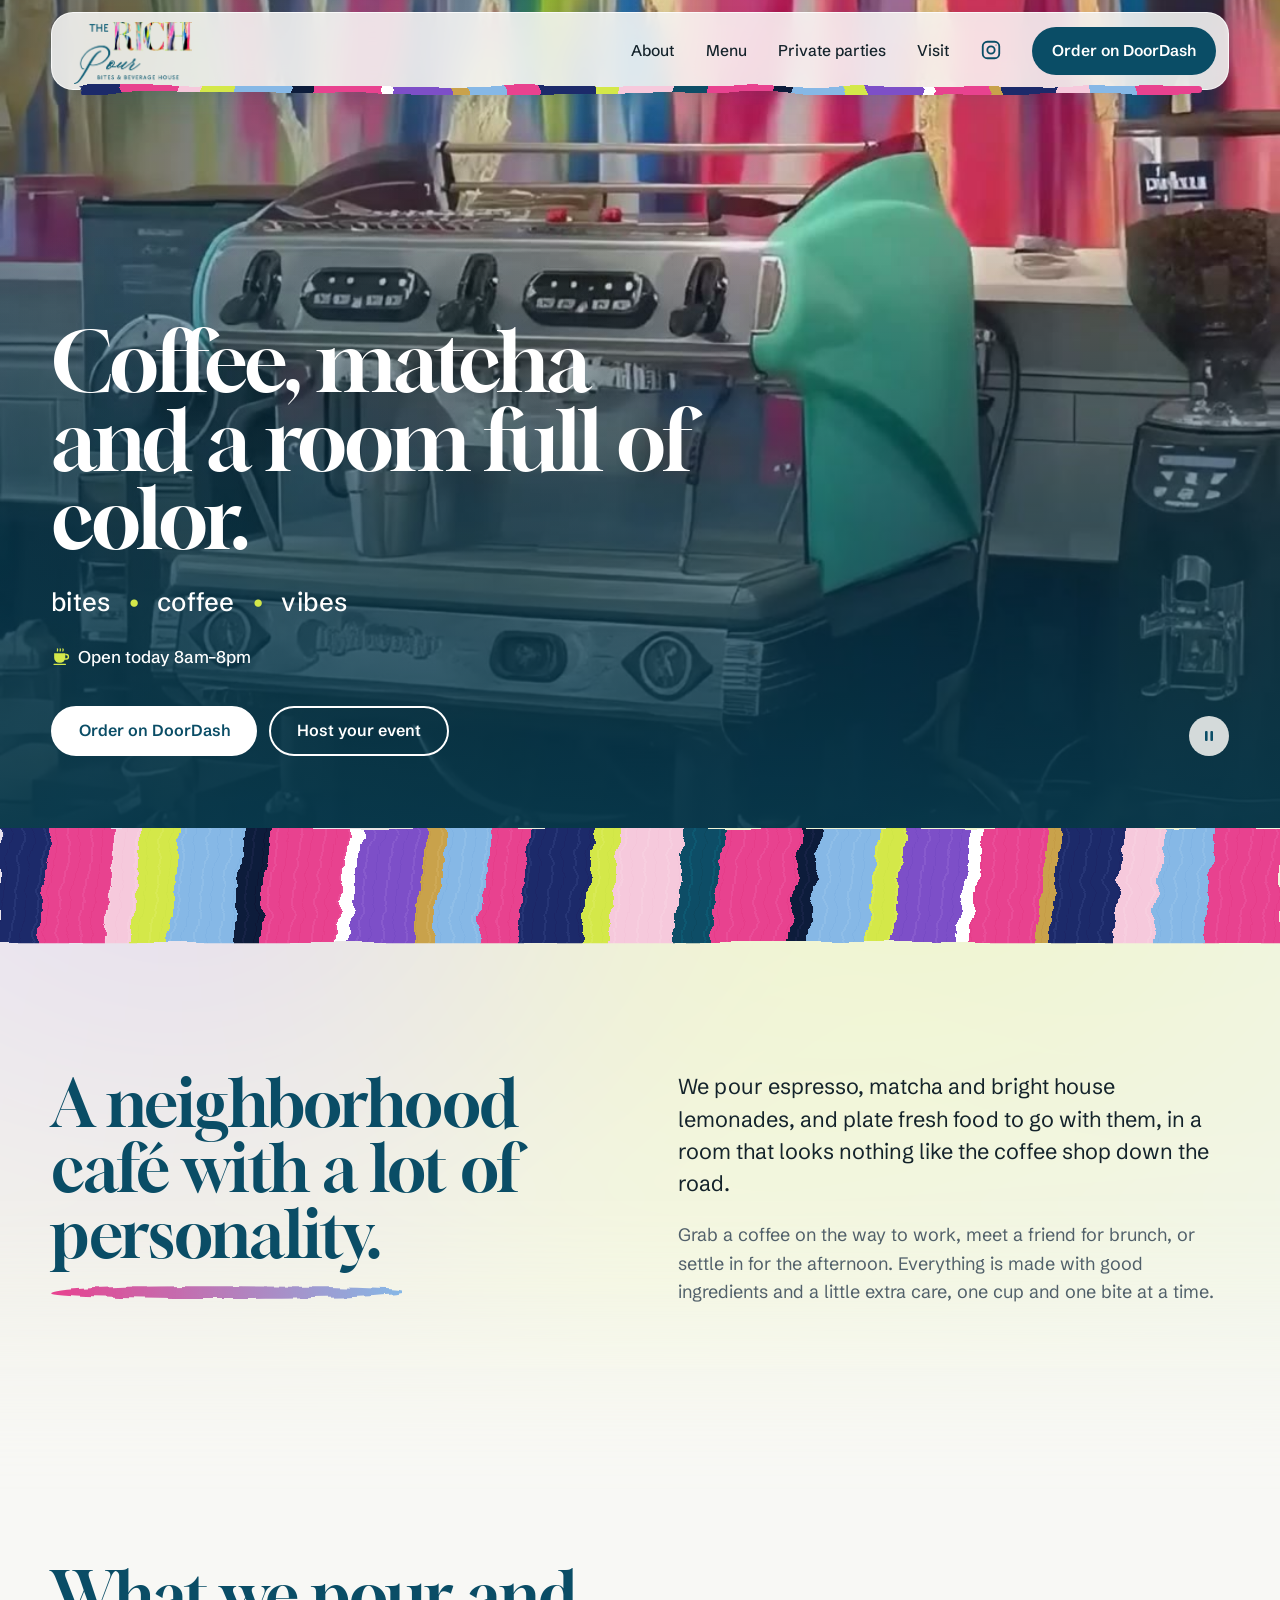
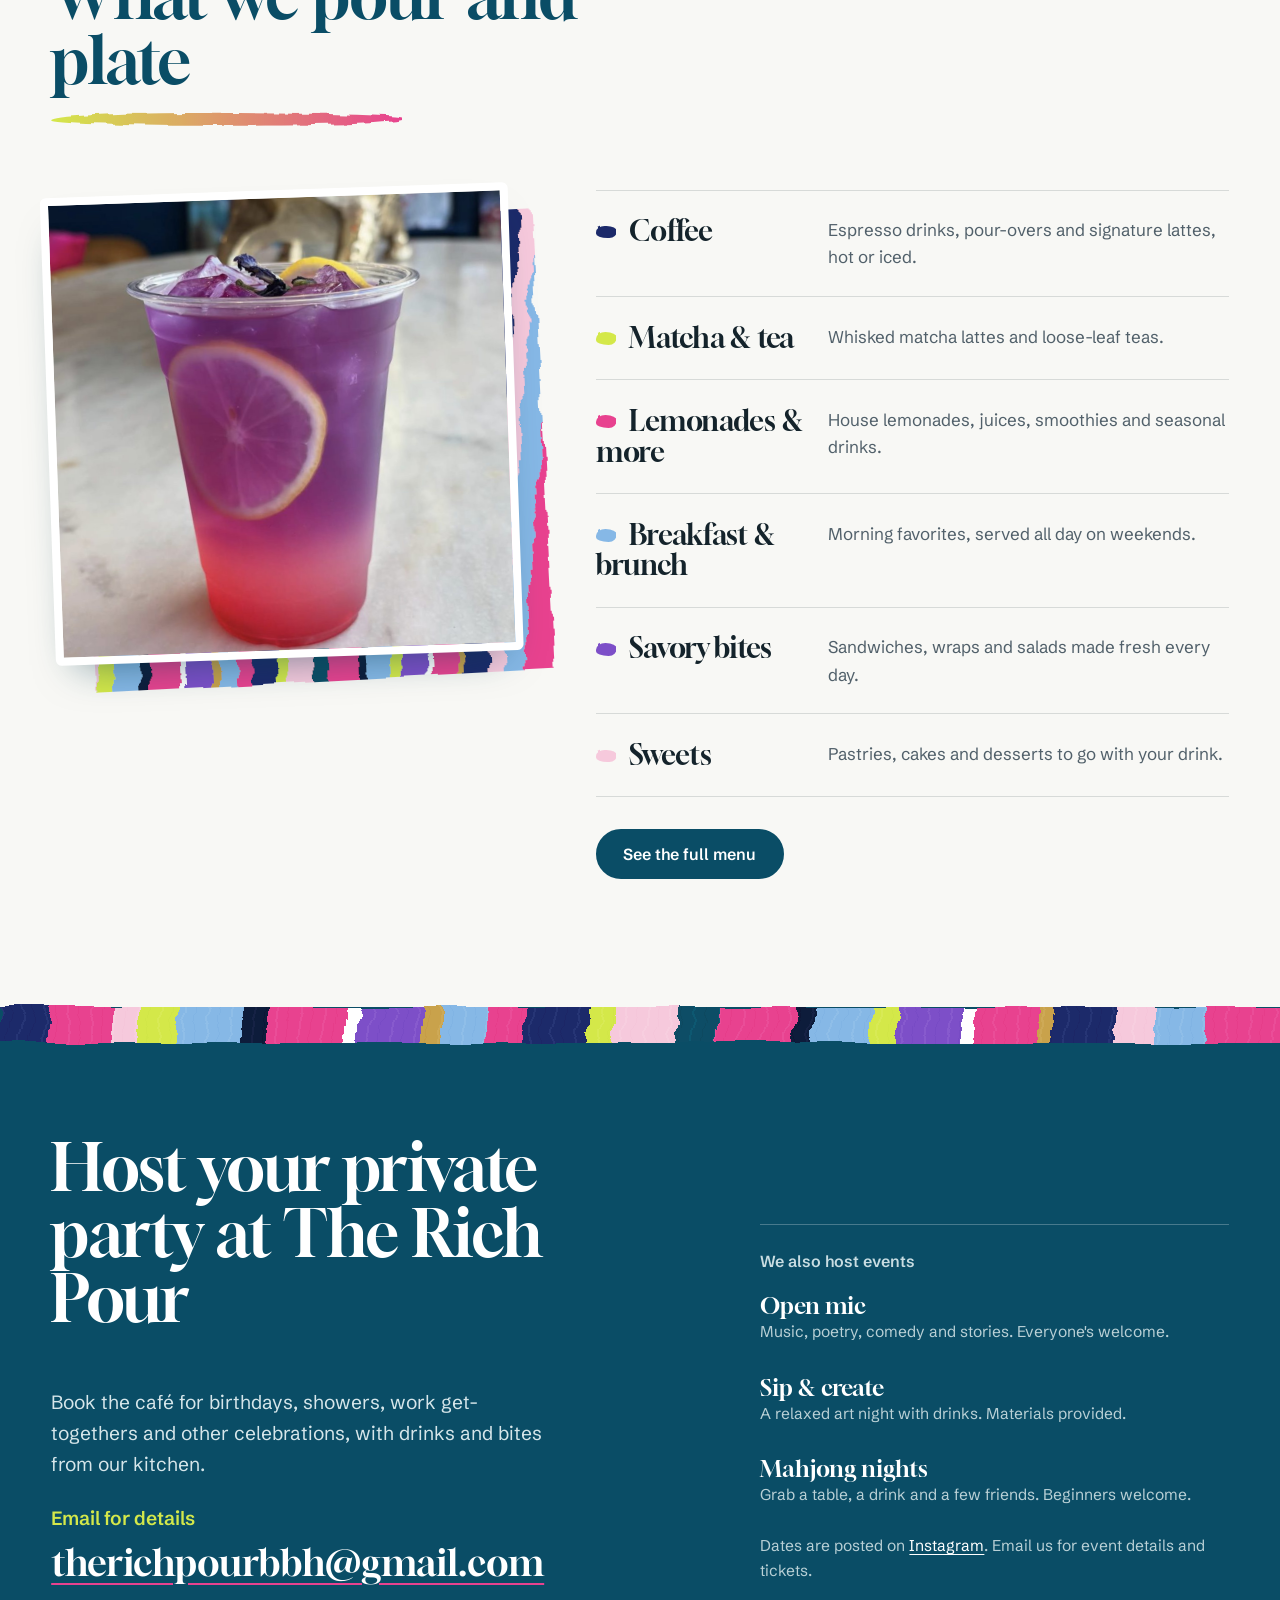
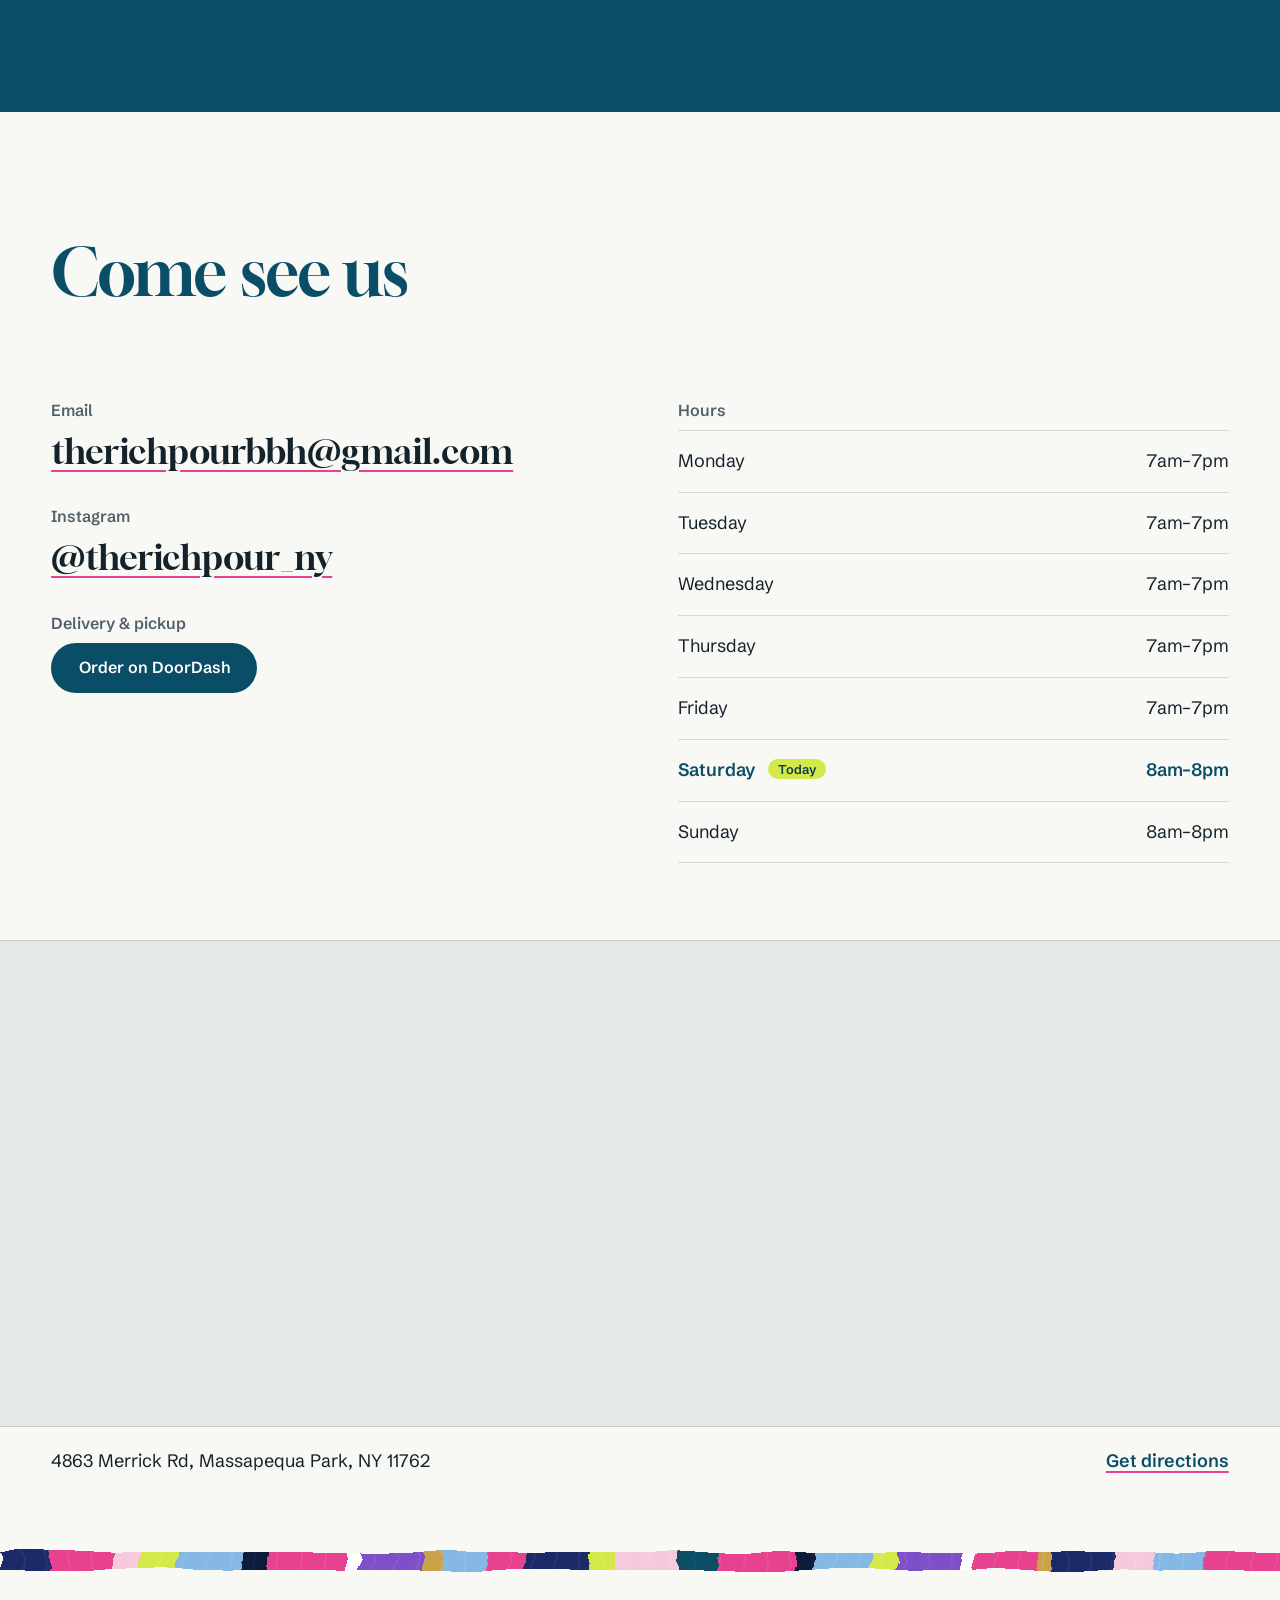
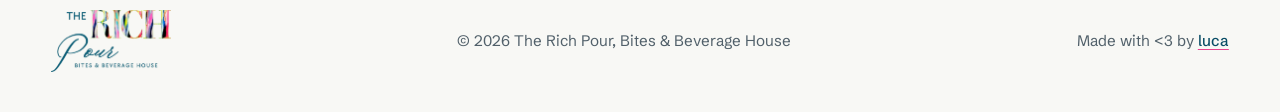
<file: index.html>
<!DOCTYPE html>
<html lang="en" class="no-js">
<head>
    <meta charset="UTF-8">
    <meta name="viewport" content="width=device-width, initial-scale=1.0">
    <title>The Rich Pour | Café &amp; Private Parties in Massapequa Park, NY</title>
    <meta name="description" content="The Rich Pour is a colorful bites &amp; beverage house at 4863 Merrick Rd in Massapequa Park, NY. Coffee, matcha, house lemonades and small plates, plus private parties and events. Order on DoorDash.">
    <link rel="canonical" href="https://www.therichpourny.com/">
    <meta name="robots" content="index, follow, max-image-preview:large">
    <meta name="theme-color" content="#0a4d66">

    <!-- Share cards: iMessage, Facebook, LinkedIn, Slack -->
    <meta property="og:type" content="website">
    <meta property="og:site_name" content="The Rich Pour">
    <meta property="og:locale" content="en_US">
    <meta property="og:url" content="https://www.therichpourny.com/">
    <meta property="og:title" content="The Rich Pour | Bites &amp; Beverage House in Massapequa Park">
    <meta property="og:description" content="Coffee, matcha, small plates and private parties in a room full of color. 4863 Merrick Rd, Massapequa Park, NY.">
    <meta property="og:image" content="https://www.therichpourny.com/images/share-card.jpg">
    <meta property="og:image:secure_url" content="https://www.therichpourny.com/images/share-card.jpg">
    <meta property="og:image:type" content="image/jpeg">
    <meta property="og:image:width" content="1200">
    <meta property="og:image:height" content="630">
    <meta property="og:image:alt" content="The Rich Pour logo beside the café's espresso machine in front of its painted wall">
    <meta property="og:video" content="https://www.therichpourny.com/images/hero.mp4">
    <meta property="og:video:type" content="video/mp4">

    <!-- X / Twitter -->
    <meta name="twitter:card" content="summary_large_image">
    <meta name="twitter:title" content="The Rich Pour | Bites &amp; Beverage House in Massapequa Park">
    <meta name="twitter:description" content="Coffee, matcha, small plates and private parties in a room full of color.">
    <meta name="twitter:image" content="https://www.therichpourny.com/images/share-card.jpg">
    <meta name="twitter:image:alt" content="The Rich Pour logo beside the café's espresso machine in front of its painted wall">

    <!-- Icons -->
    <link rel="icon" href="/favicon.ico" sizes="any">
    <link rel="icon" type="image/png" sizes="32x32" href="/images/favicon-32.png">
    <link rel="apple-touch-icon" href="/apple-touch-icon.png">

    <link rel="preload" as="image" href="images/hero-poster.jpg">

    <script type="application/ld+json">
    {
        "@context": "https://schema.org",
        "@type": "CafeOrCoffeeShop",
        "@id": "https://www.therichpourny.com/#cafe",
        "name": "The Rich Pour",
        "alternateName": "The Rich Pour Bites & Beverage House",
        "description": "A colorful bites and beverage house serving coffee, matcha, house lemonades and small plates, and hosting private parties and events.",
        "url": "https://www.therichpourny.com/",
        "logo": "https://www.therichpourny.com/images/logo.png",
        "image": [
            "https://www.therichpourny.com/images/share-card.jpg",
            "https://www.therichpourny.com/images/matcha.jpg",
            "https://www.therichpourny.com/images/electriclemon.jpg"
        ],
        "email": "therichpourbbh@gmail.com",
        "address": {
            "@type": "PostalAddress",
            "streetAddress": "4863 Merrick Rd",
            "addressLocality": "Massapequa Park",
            "addressRegion": "NY",
            "postalCode": "11762",
            "addressCountry": "US"
        },
        "hasMap": "https://www.google.com/maps/search/?api=1&query=The+Rich+Pour+Bites+%26+Beverage+House+Massapequa+Park+NY",
        "openingHoursSpecification": [
            {
                "@type": "OpeningHoursSpecification",
                "dayOfWeek": ["Monday", "Tuesday", "Wednesday", "Thursday", "Friday"],
                "opens": "07:00",
                "closes": "19:00"
            },
            {
                "@type": "OpeningHoursSpecification",
                "dayOfWeek": ["Saturday", "Sunday"],
                "opens": "08:00",
                "closes": "20:00"
            }
        ],
        "hasMenu": "https://www.therichpourny.com/menu.html",
        "servesCuisine": ["Coffee", "Matcha", "Tea", "Breakfast", "Brunch", "Sandwiches", "Desserts"],
        "acceptsReservations": "True",
        "sameAs": [
            "https://www.instagram.com/therichpour_ny/",
            "https://www.doordash.com/store/the-rich-pour-bites-&-beverage-house-massapequa-park-39579205/"
        ],
        "potentialAction": {
            "@type": "OrderAction",
            "target": "https://www.doordash.com/store/the-rich-pour-bites-&-beverage-house-massapequa-park-39579205/"
        }
    }
    </script>
    <link rel="preconnect" href="https://fonts.googleapis.com">
    <link rel="preconnect" href="https://fonts.gstatic.com" crossorigin>
    <link href="https://fonts.googleapis.com/css2?family=Gloock&family=Schibsted+Grotesk:ital,wght@0,400;0,500;0,600;1,400&display=swap" rel="stylesheet">
    <link rel="stylesheet" href="/styles.css">
</head>
<body>
    <div class="sheen" aria-hidden="true"></div>
    <!-- shared:defs -->
    <!-- Brush-edge filter for the painted band -->
    <svg width="0" height="0" style="position:absolute" aria-hidden="true" focusable="false">
        <filter id="brush-h" x="-10%" y="-60%" width="120%" height="220%">
            <feTurbulence type="fractalNoise" baseFrequency="0.05 0.012" numOctaves="2" seed="3" />
            <feDisplacementMap in="SourceGraphic" scale="9" />
        </filter>
        <filter id="brush-fine" x="-10%" y="-40%" width="120%" height="180%">
            <feTurbulence type="fractalNoise" baseFrequency="0.08 0.02" numOctaves="2" seed="5" />
            <feDisplacementMap in="SourceGraphic" scale="4" />
        </filter>
        <filter id="brush" x="-5%" y="-20%" width="110%" height="140%">
            <feTurbulence type="fractalNoise" baseFrequency="0.01 0.05" numOctaves="2" seed="7" />
            <feDisplacementMap in="SourceGraphic" scale="12" />
        </filter>
    </svg>

    <!-- /shared:defs -->

    <!-- shared:header -->
    <header class="site-header">
        <div class="wrap">
            <div class="nav-shell">
            <a class="brand" href="#top" aria-label="The Rich Pour, back to top">
                <picture>
                    <source srcset="images/logo.webp" type="image/webp">
                    <img src="images/logo.png" alt="The Rich Pour, Bites &amp; Beverage House" width="963" height="498">
                </picture>
            </a>
            <button class="nav-toggle" aria-expanded="false" aria-controls="site-nav" aria-label="Open navigation">
                <span></span><span></span><span></span>
            </button>
            <nav class="site-nav" id="site-nav" aria-label="Main">
                <ul class="nav-list">
                    <li><a href="#about">About</a></li>
                    <li><a href="/menu.html">Menu</a></li>
                    <li><a href="#parties">Private parties</a></li>
                    <li><a href="#visit">Visit</a></li>
                    <li class="nav-social"><a class="nav-insta" href="https://www.instagram.com/therichpour_ny/" target="_blank" rel="noopener" aria-label="The Rich Pour on Instagram"><svg viewBox="0 0 24 24" width="22" height="22" aria-hidden="true" fill="none" stroke="currentColor" stroke-width="2" stroke-linecap="round" stroke-linejoin="round"><rect x="3" y="3" width="18" height="18" rx="5"/><circle cx="12" cy="12" r="4"/><circle cx="17.5" cy="6.5" r="0.6" fill="currentColor" stroke="none"/></svg><span class="nav-insta-label">Instagram</span></a></li>
                    <li><a class="nav-order" href="https://www.doordash.com/store/the-rich-pour-bites-&amp;-beverage-house-massapequa-park-39579205/" target="_blank" rel="noopener">Order on DoorDash</a></li>
                </ul>
            </nav>
            </div>
        </div>
    </header>
    <!-- /shared:header -->

    <main id="top">
        <section class="hero">
            <div class="hero-stage">
                <video class="hero-video" src="images/hero.mp4" poster="images/hero-poster.jpg"
                    autoplay muted loop playsinline preload="auto"
                    aria-label="Short video of The Rich Pour: the espresso machine in front of the painted wall, the storefront sign, and an iced matcha"></video>
                <div class="wrap hero-copy">
                    <h1>Coffee, matcha and a room full of color.</h1>
                    <p class="hero-lede">bites <span class="dot" aria-hidden="true">•</span> coffee <span class="dot" aria-hidden="true">•</span> vibes</p>
                    <p class="today" id="today-hours">Open Mon–Fri 7am–7pm, Sat–Sun 8am–8pm</p>
                    <div class="actions">
                        <a class="btn btn-solid" href="https://www.doordash.com/store/the-rich-pour-bites-&amp;-beverage-house-massapequa-park-39579205/" target="_blank" rel="noopener">Order on DoorDash</a>
                        <a class="btn btn-line" href="#parties">Host your event</a>
                    </div>
                </div>
                <button class="video-toggle" type="button" aria-label="Pause video" aria-pressed="false">
                    <svg viewBox="0 0 16 16" aria-hidden="true"><rect class="i-pause" x="4" y="3" width="2.6" height="10" rx="1"/><rect class="i-pause" x="9.4" y="3" width="2.6" height="10" rx="1"/><path class="i-play" d="M5 3.2v9.6a.6.6 0 0 0 .9.5l7.4-4.8a.6.6 0 0 0 0-1L5.9 2.7a.6.6 0 0 0-.9.5z"/></svg>
                </button>
            </div>
            <div class="paint hero-paint" aria-hidden="true"></div>
        </section>

        <section class="section about" id="about">
            <div class="wrap">
                <h2 class="section-title">A neighborhood café with a lot of personality.</h2>
                <div class="about-copy">
                    <p>
                        We pour espresso, matcha and bright house lemonades, and plate fresh food to go with them,
                        in a room that looks nothing like the coffee shop down the road.
                    </p>
                    <p>
                        Grab a coffee on the way to work, meet a friend for brunch, or settle in for the afternoon.
                        Everything is made with good ingredients and a little extra care, one cup and one bite at a time.
                    </p>
                </div>
            </div>
        </section>

        <section class="section menu" id="menu">
            <div class="wrap">
                <div class="menu-head">
                    <h2 class="section-title">What we pour and plate</h2>
                </div>
                <div class="menu-body">
                    <figure class="feature">
                        <div class="stack">
                            <img src="images/electriclemon.jpg" alt="Electric Lemon: a violet-to-pink layered lemonade with a lemon slice" style="--r: -2deg" width="560" height="560" loading="lazy" decoding="async">
                            <img src="images/menu/bacon-me-crazy.jpg" alt="Bacon Me Crazy croffle with loaded eggs, bacon and cheddar" style="--r: 6deg" width="560" height="560" loading="lazy" decoding="async">
                            <img src="images/menu/mango-sun-matcha.jpg" alt="Mango Sun Matcha with sweet mango foam" style="--r: -7deg" width="560" height="560" loading="lazy" decoding="async">
                            <img src="images/menu/not-so-s-more-dinary.jpg" alt="Not So S'more-Dinary croffle with toasted marshmallow and chocolate" style="--r: 4deg" width="560" height="560" loading="lazy" decoding="async">
                            <img src="images/menu/ocean-breeze.jpg" alt="Ocean Breeze sparkling lemonade, blue fading to green" style="--r: -5deg" width="560" height="560" loading="lazy" decoding="async">
                            <img src="images/menu/sunset.jpg" alt="Sunset avocado toast with fresh mozzarella and tomato" style="--r: 8deg" width="560" height="560" loading="lazy" decoding="async">
                            <img src="images/menu/cotton-candy-crush.jpg" alt="Cotton Candy Crush dirty soda" style="--r: -3deg" width="560" height="560" loading="lazy" decoding="async">
                        </div>
                    </figure>
                    <div>
                        <ul class="menu-list">
                            <li>
                                <h3>Coffee</h3>
                                <p>Espresso drinks, pour-overs and signature lattes, hot or iced.</p>
                            </li>
                            <li>
                                <h3>Matcha &amp; tea</h3>
                                <p>Whisked matcha lattes and loose-leaf teas.</p>
                            </li>
                            <li>
                                <h3>Lemonades &amp; more</h3>
                                <p>House lemonades, juices, smoothies and seasonal drinks.</p>
                            </li>
                            <li>
                                <h3>Breakfast &amp; brunch</h3>
                                <p>Morning favorites, served all day on weekends.</p>
                            </li>
                            <li>
                                <h3>Savory bites</h3>
                                <p>Sandwiches, wraps and salads made fresh every day.</p>
                            </li>
                            <li>
                                <h3>Sweets</h3>
                                <p>Pastries, cakes and desserts to go with your drink.</p>
                            </li>
                        </ul>
                        <p class="menu-more"><a class="btn btn-solid" href="/menu.html">See the full menu</a></p>
                    </div>
                </div>
            </div>
        </section>

        <section class="section evenings" id="parties">
            <div class="paint evenings-paint" aria-hidden="true"></div>
            <div class="wrap evenings-grid">
                <div class="evenings-intro">
                    <h2 class="section-title">Host your private party at The Rich Pour</h2>
                    <p>
                        Book the café for birthdays, showers, work get-togethers and other celebrations,
                        with drinks and bites from our kitchen.
                    </p>
                    <p class="party-contact">
                        <span>Email for details</span>
                        <a href="mailto:therichpourbbh@gmail.com?subject=Private%20party">therichpourbbh@gmail.com</a>
                    </p>
                </div>
                <div class="also">
                    <h3>We also host events</h3>
                    <ul class="evening-list">
                        <li>
                            <h4>Open mic</h4>
                            <p>Music, poetry, comedy and stories. Everyone's welcome.</p>
                        </li>
                        <li>
                            <h4>Sip &amp; create</h4>
                            <p>A relaxed art night with drinks. Materials provided.</p>
                        </li>
                        <li>
                            <h4>Mahjong nights</h4>
                            <p>Grab a table, a drink and a few friends. Beginners welcome.</p>
                        </li>
                    </ul>
                    <p class="also-note">Dates are posted on <a href="https://www.instagram.com/therichpour_ny/" target="_blank" rel="noopener">Instagram</a>. Email us for event details and tickets.</p>
                </div>
            </div>
        </section>

        <section class="section visit" id="visit">
            <div class="wrap">
                <h2 class="section-title">Come see us</h2>
                <div class="visit-grid">
                    <div>
                        <div class="visit-block">
                            <h3>Email</h3>
                            <p class="visit-big"><a href="mailto:therichpourbbh@gmail.com">therichpourbbh@gmail.com</a></p>
                        </div>
                        <div class="visit-block">
                            <h3>Instagram</h3>
                            <p class="visit-big"><a href="https://www.instagram.com/therichpour_ny/" target="_blank" rel="noopener">@therichpour_ny</a></p>
                        </div>
                        <div class="visit-block">
                            <h3>Delivery &amp; pickup</h3>
                            <a class="btn btn-solid" href="https://www.doordash.com/store/the-rich-pour-bites-&amp;-beverage-house-massapequa-park-39579205/" target="_blank" rel="noopener">Order on DoorDash</a>
                        </div>
                    </div>
                    <div class="visit-block">
                        <h3>Hours</h3>
                        <table class="hours">
                            <tbody>
                                <tr data-days="1"><th scope="row">Monday</th><td>7am–7pm</td></tr>
                                <tr data-days="2"><th scope="row">Tuesday</th><td>7am–7pm</td></tr>
                                <tr data-days="3"><th scope="row">Wednesday</th><td>7am–7pm</td></tr>
                                <tr data-days="4"><th scope="row">Thursday</th><td>7am–7pm</td></tr>
                                <tr data-days="5"><th scope="row">Friday</th><td>7am–7pm</td></tr>
                                <tr data-days="6"><th scope="row">Saturday</th><td>8am–8pm</td></tr>
                                <tr data-days="0"><th scope="row">Sunday</th><td>8am–8pm</td></tr>
                            </tbody>
                        </table>
                    </div>
                </div>
            </div>
        </section>
        <section class="map-band" aria-label="Map">
            <div class="map">
                <iframe
                    src="https://www.google.com/maps?q=The+Rich+Pour+Bites+%26+Beverage+House,+Massapequa+Park,+NY&amp;output=embed"
                    title="Map showing The Rich Pour at 4863 Merrick Rd, Massapequa Park, NY"
                    loading="lazy"
                    referrerpolicy="no-referrer-when-downgrade"
                    allowfullscreen></iframe>
            </div>
            <div class="wrap map-link">
                <span>4863 Merrick Rd, Massapequa Park, NY 11762</span>
                <a href="https://www.google.com/maps/search/?api=1&amp;query=The+Rich+Pour+Bites+%26+Beverage+House+Massapequa+Park+NY" target="_blank" rel="noopener">Get directions</a>
            </div>
        </section>
    </main>

    <!-- shared:footer -->
    <footer class="site-footer">
        <div class="paint" aria-hidden="true"></div>
        <div class="wrap">
            <picture>
                <source srcset="images/logo.webp" type="image/webp">
                <img src="images/logo.png" alt="The Rich Pour" width="963" height="498" loading="lazy">
            </picture>
            <p>&copy; <span id="year">2026</span> The Rich Pour, Bites &amp; Beverage House</p>
            <p class="credit">Made with &lt;3 by <a href="https://lucawebdesigns.com" target="_blank" rel="noopener">luca</a></p>
        </div>
    </footer>
    <!-- /shared:footer -->

    <script src="/site.js"></script>
</body>
</html>
</file>
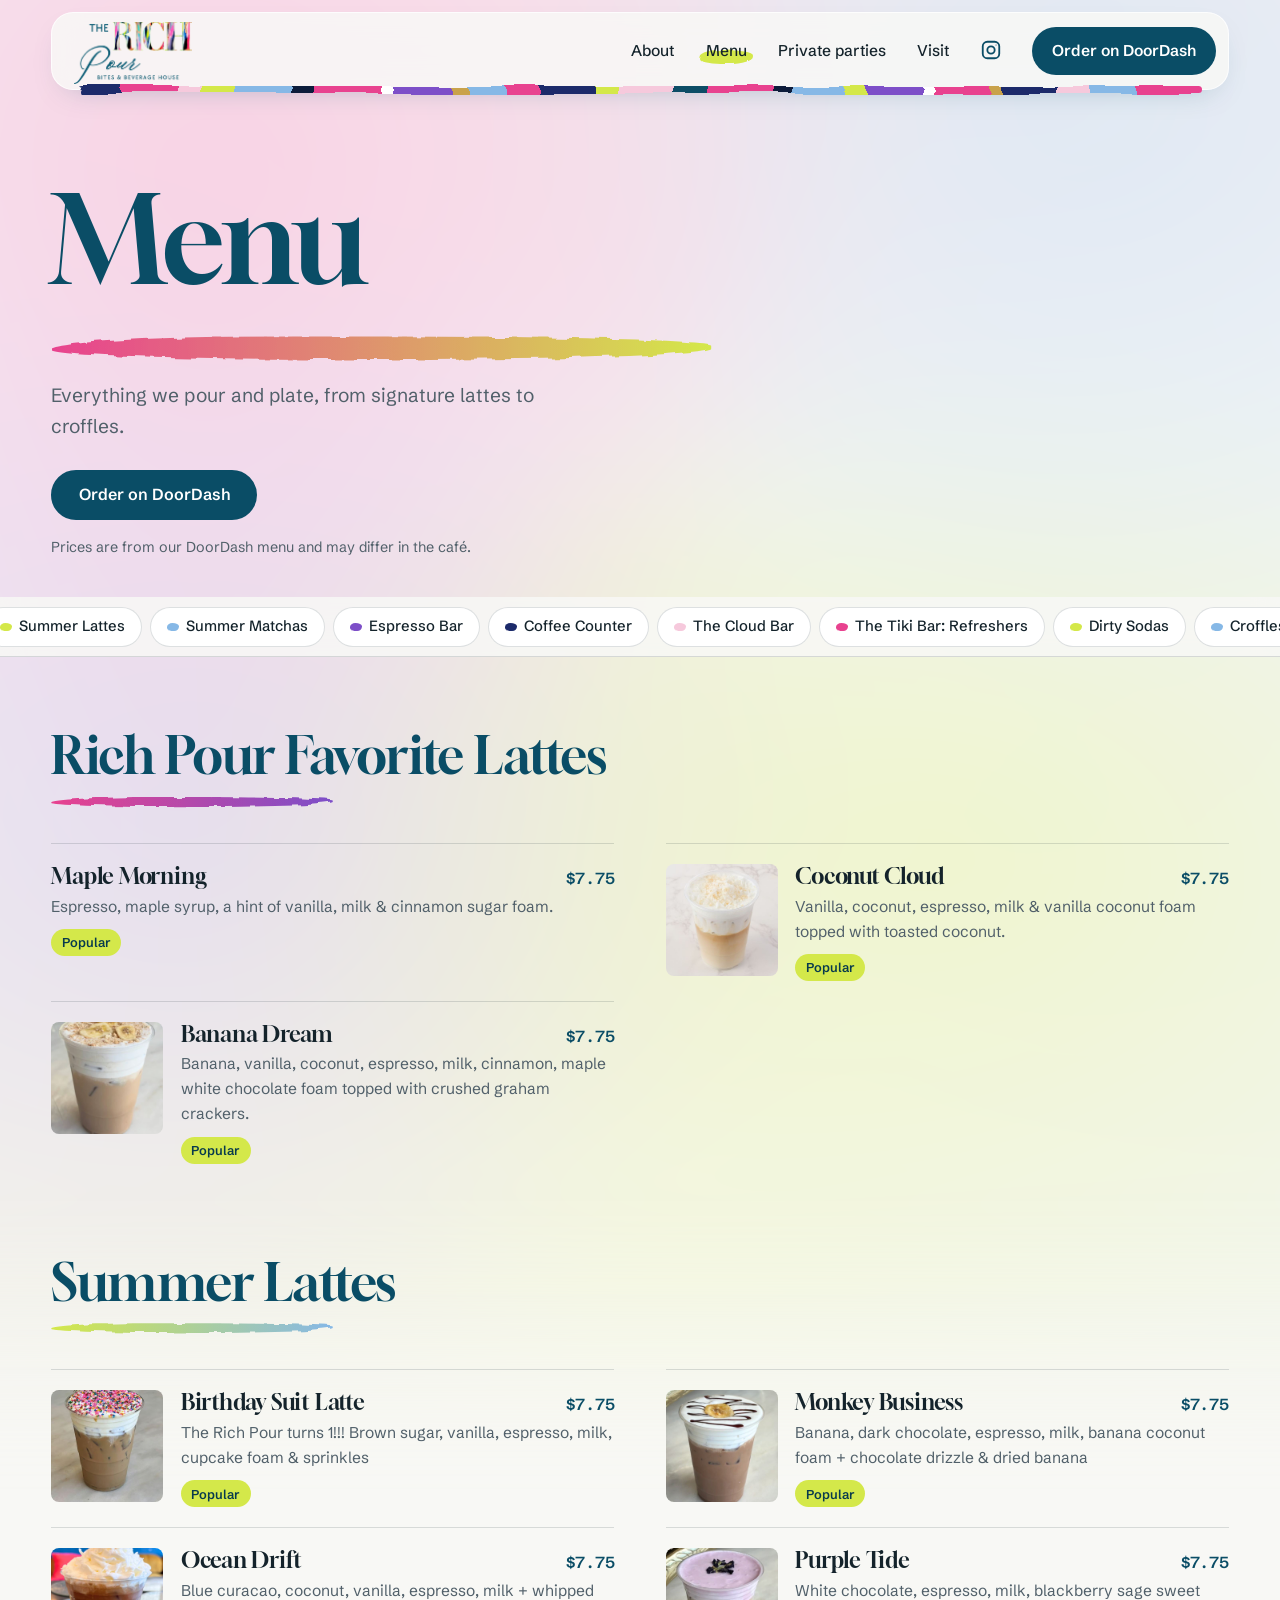
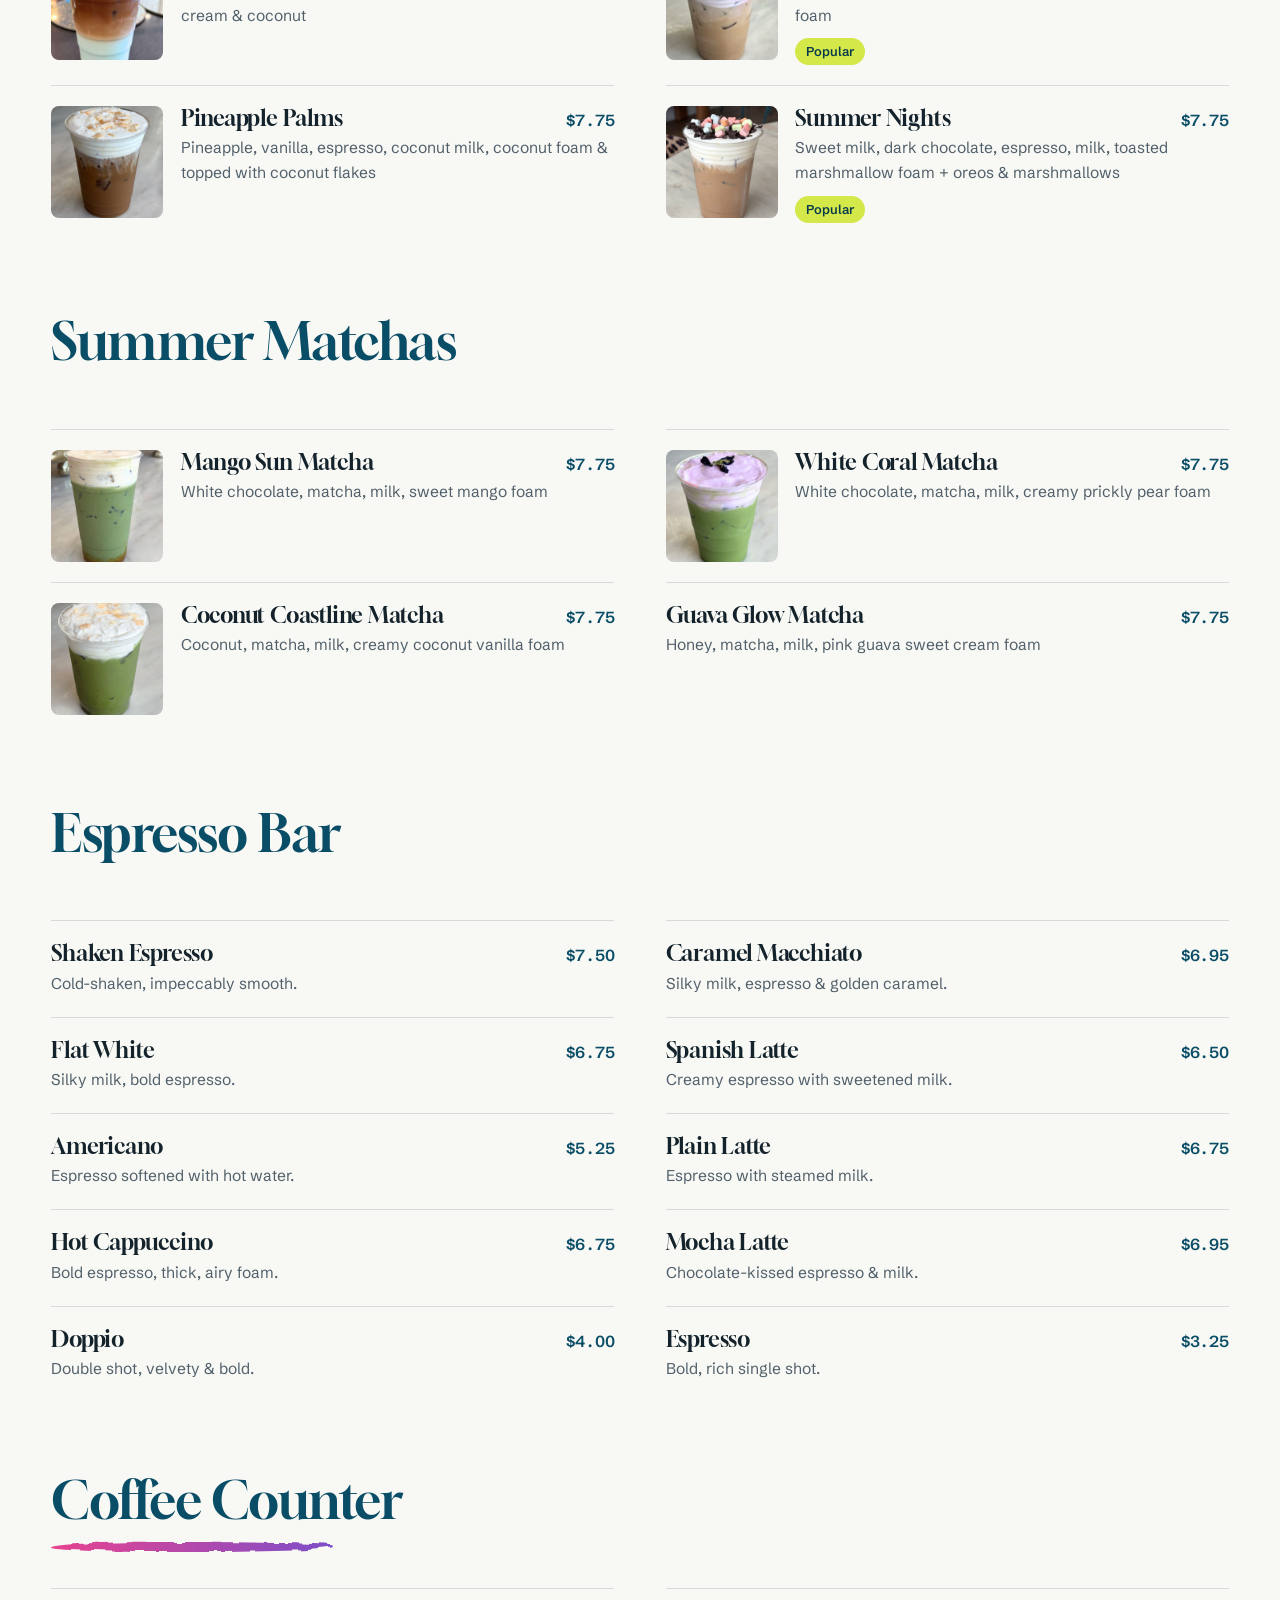
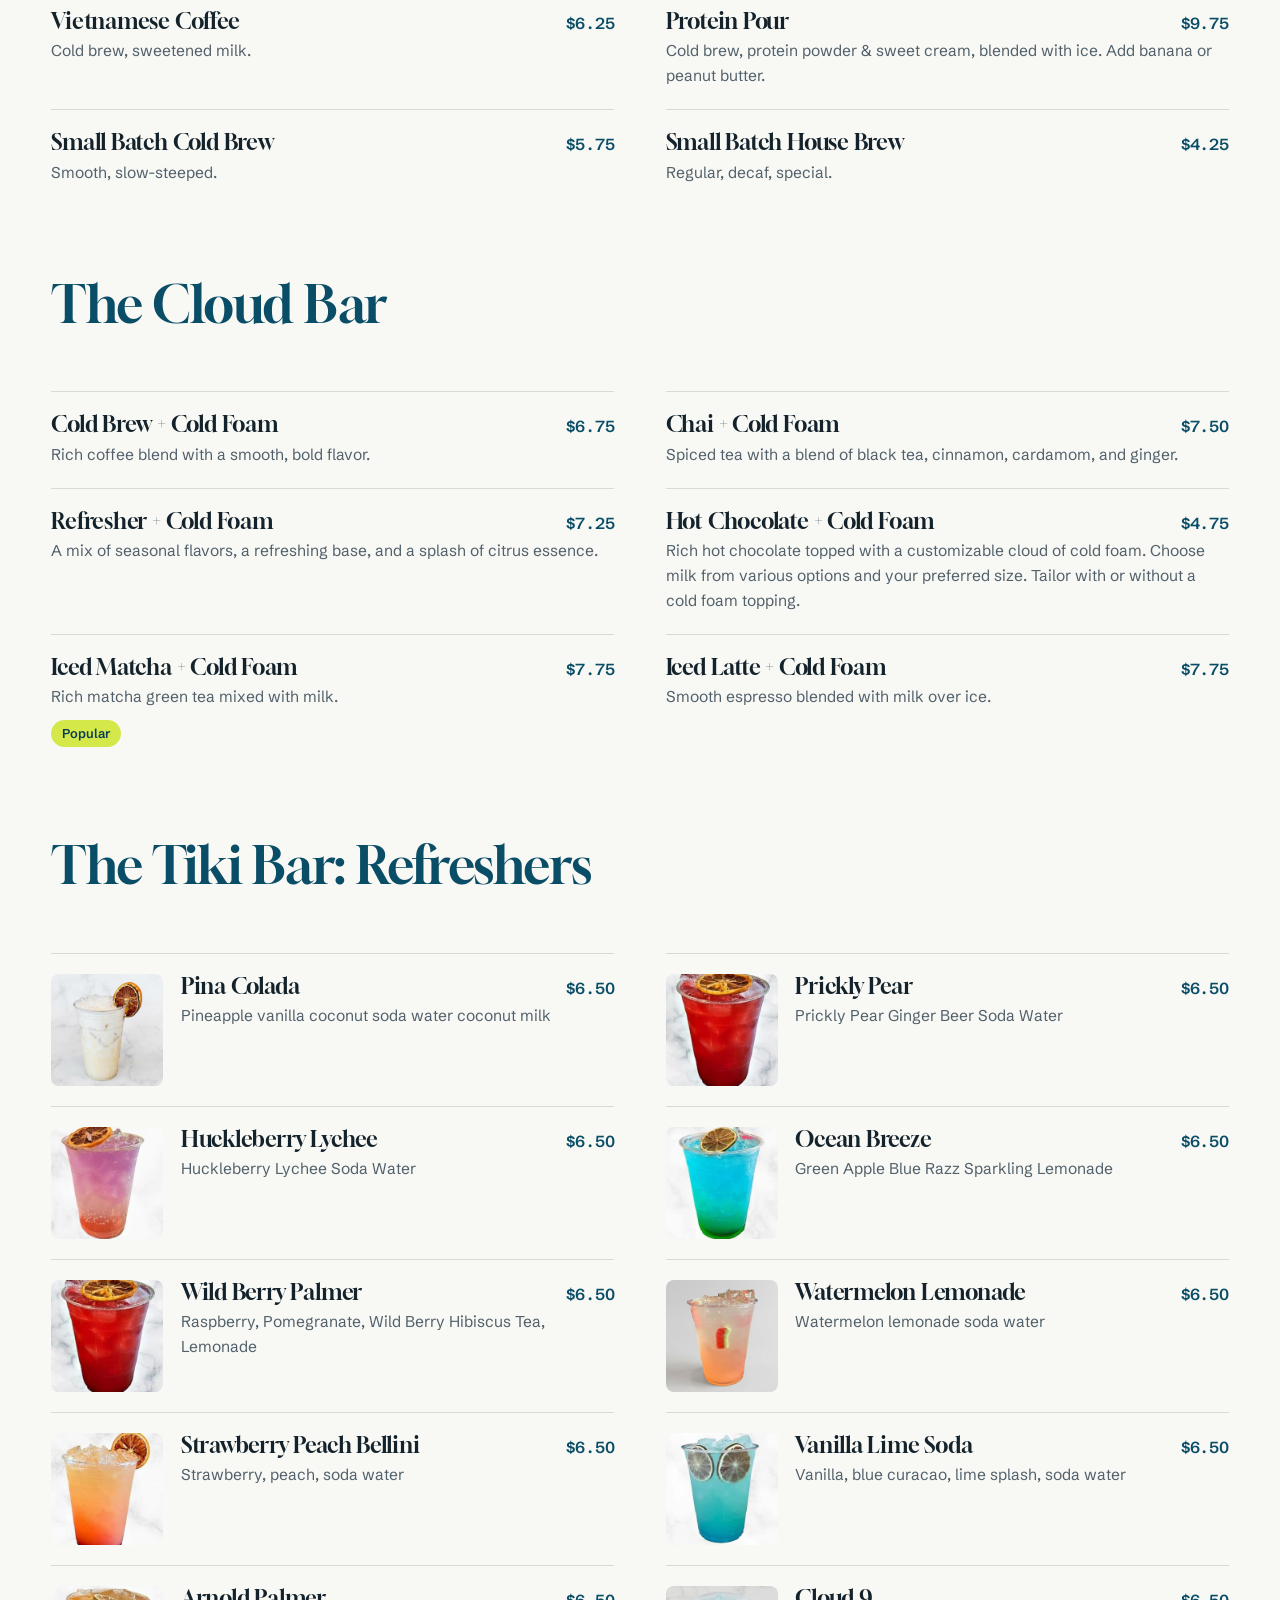
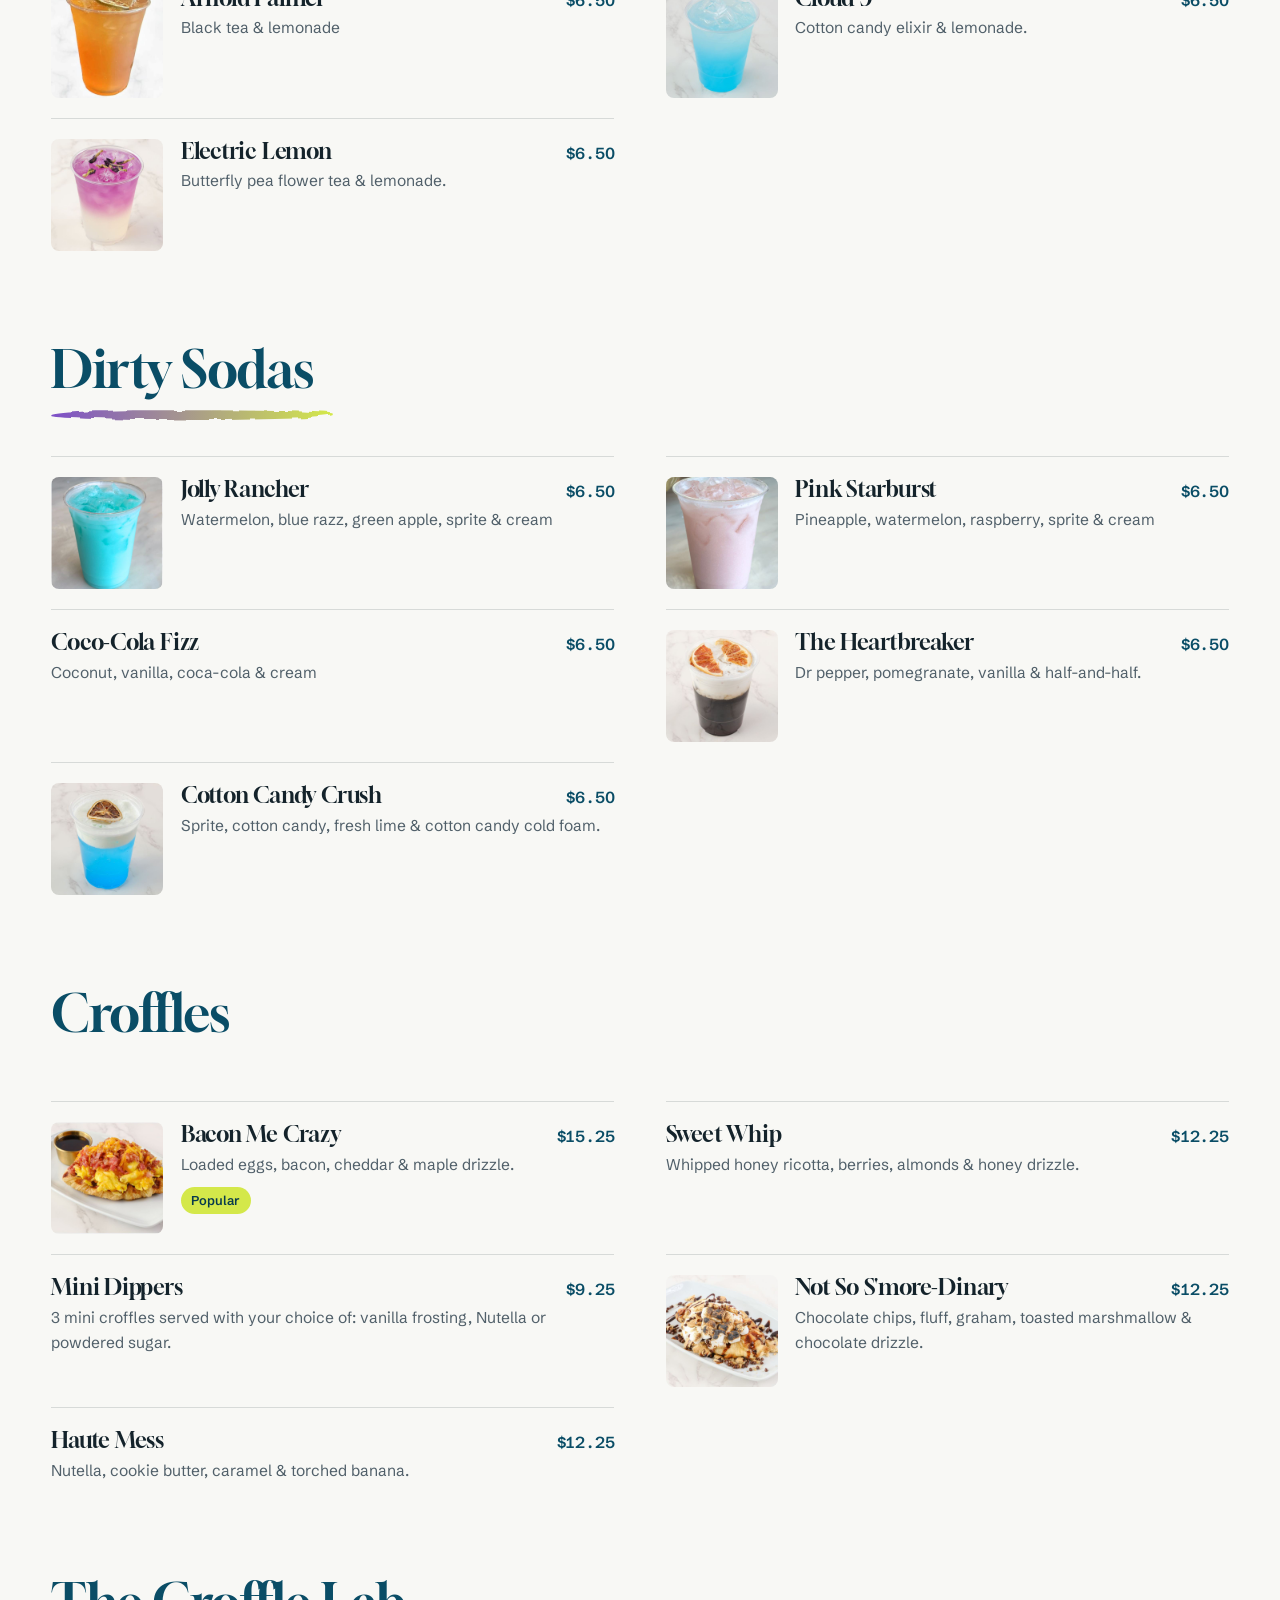
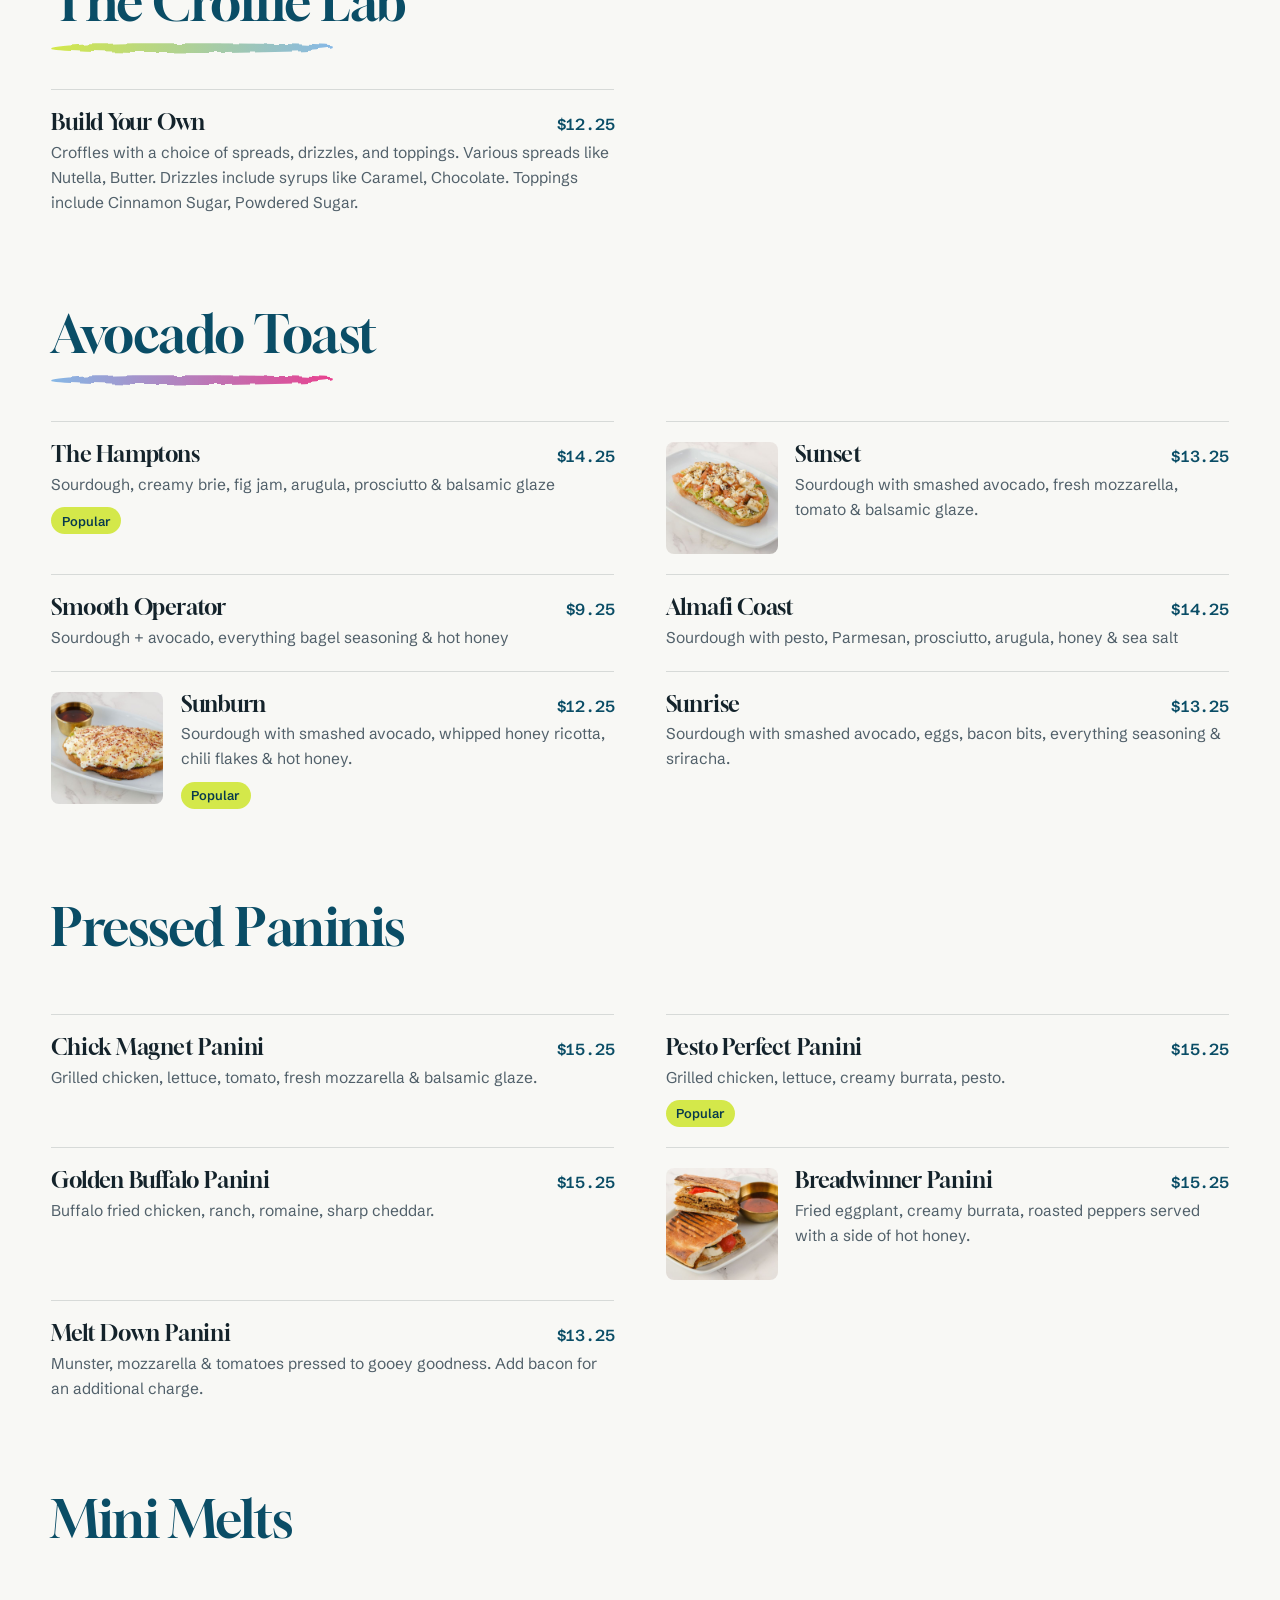
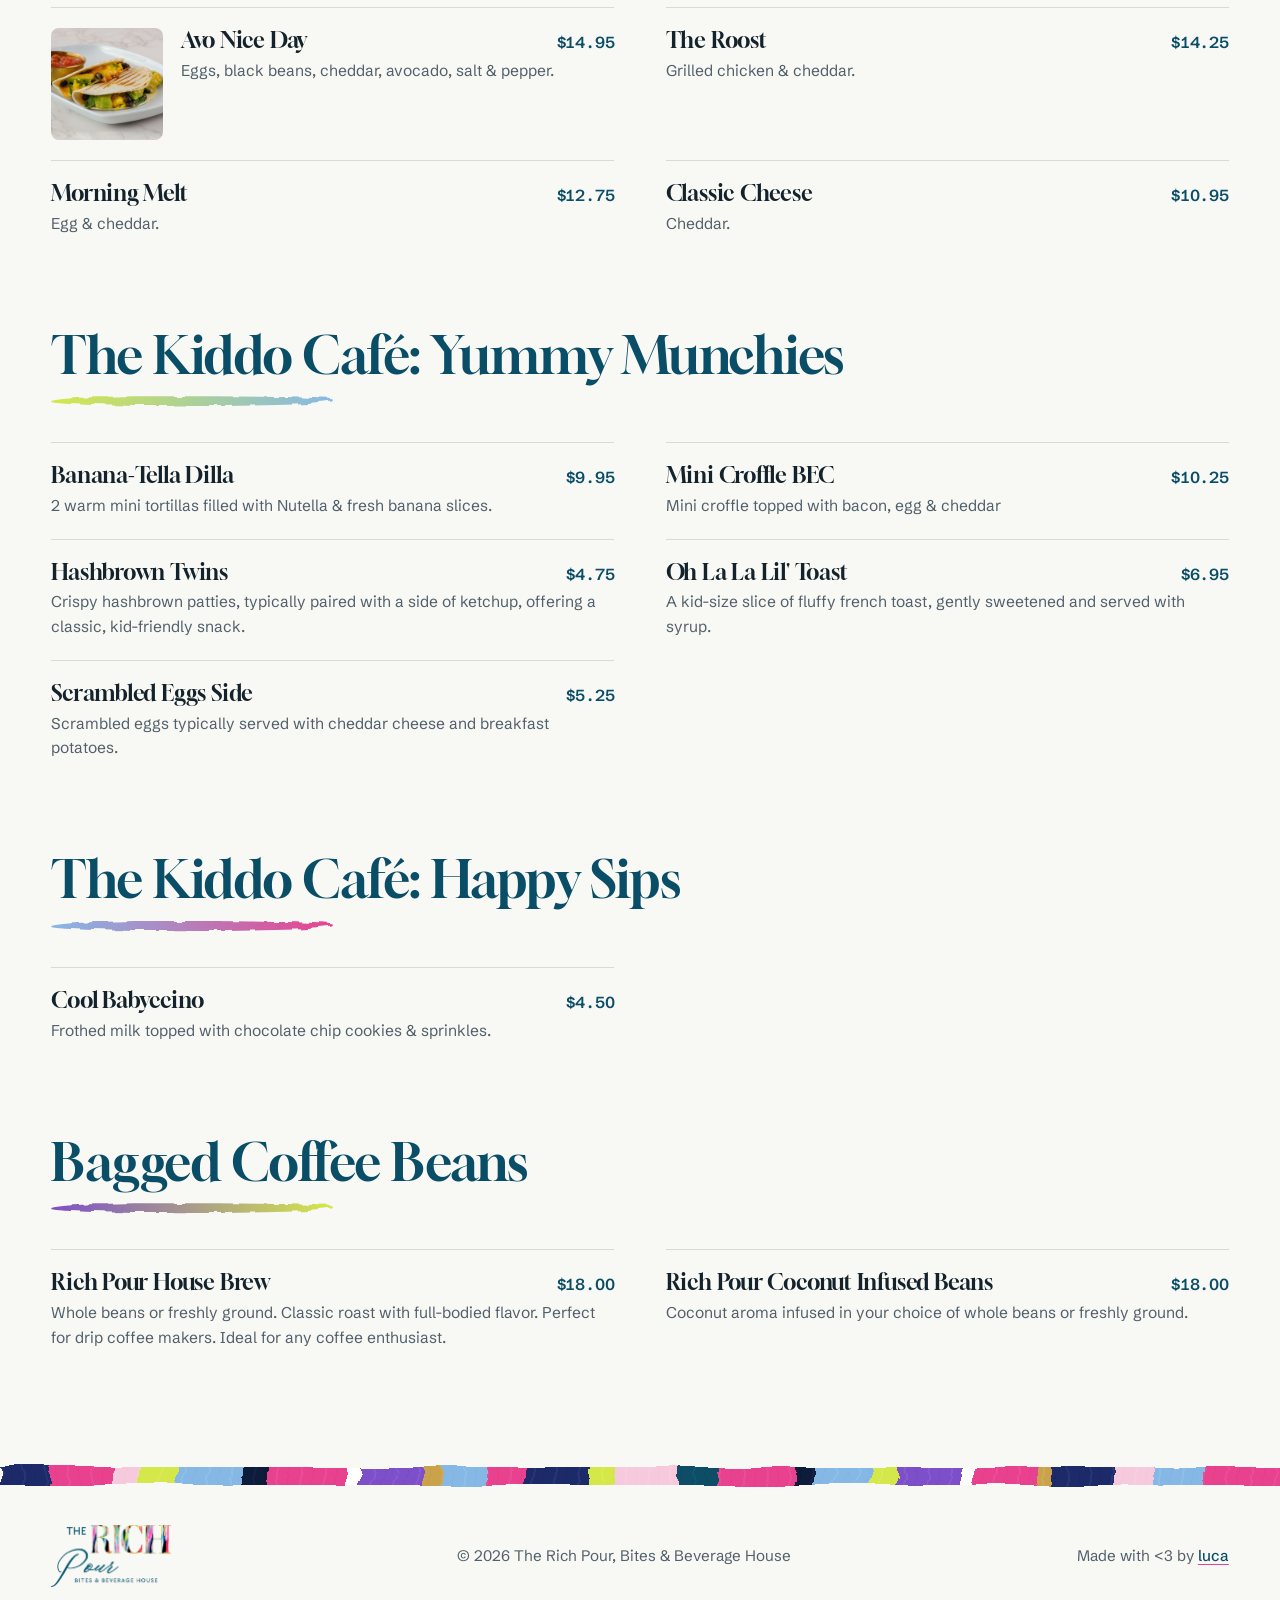
<file: menu.html>
<!DOCTYPE html>
<!-- Generated by scripts/build-menu.py from data/menu.json. Edit those, not this file. -->
<html lang="en" class="no-js">
<head>
    <meta charset="UTF-8">
    <meta name="viewport" content="width=device-width, initial-scale=1.0">
    <title>Menu | The Rich Pour, Massapequa Park, NY</title>
    <meta name="description" content="The full Rich Pour menu: signature lattes, matcha, espresso, cold foam, refreshers, dirty sodas, croffles, avocado toast, paninis and more in Massapequa Park, NY.">
    <link rel="canonical" href="https://www.therichpourny.com/menu.html">
    <meta name="robots" content="index, follow, max-image-preview:large">
    <meta name="theme-color" content="#0a4d66">

    <meta property="og:type" content="website">
    <meta property="og:site_name" content="The Rich Pour">
    <meta property="og:locale" content="en_US">
    <meta property="og:url" content="https://www.therichpourny.com/menu.html">
    <meta property="og:title" content="Menu | The Rich Pour">
    <meta property="og:description" content="Signature lattes, matcha, refreshers, croffles, avocado toast and paninis in Massapequa Park, NY.">
    <meta property="og:image" content="https://www.therichpourny.com/images/share-card.jpg">
    <meta property="og:image:width" content="1200">
    <meta property="og:image:height" content="630">
    <meta property="og:image:alt" content="The Rich Pour logo beside the café's espresso machine in front of its painted wall">
    <meta name="twitter:card" content="summary_large_image">
    <meta name="twitter:title" content="Menu | The Rich Pour">
    <meta name="twitter:description" content="Signature lattes, matcha, refreshers, croffles, avocado toast and paninis.">
    <meta name="twitter:image" content="https://www.therichpourny.com/images/share-card.jpg">

    <link rel="icon" href="/favicon.ico" sizes="any">
    <link rel="icon" type="image/png" sizes="32x32" href="/images/favicon-32.png">
    <link rel="apple-touch-icon" href="/apple-touch-icon.png">

    <link rel="preconnect" href="https://fonts.googleapis.com">
    <link rel="preconnect" href="https://fonts.gstatic.com" crossorigin>
    <link href="https://fonts.googleapis.com/css2?family=Gloock&family=Schibsted+Grotesk:ital,wght@0,400;0,500;0,600;1,400&display=swap" rel="stylesheet">
    <link rel="stylesheet" href="/styles.css">

    <script type="application/ld+json">
{
  "@context": "https://schema.org",
  "@type": "Menu",
  "name": "The Rich Pour menu",
  "url": "https://www.therichpourny.com/menu.html",
  "inLanguage": "en-US",
  "hasMenuSection": [
    {
      "@type": "MenuSection",
      "name": "Rich Pour Favorite Lattes",
      "hasMenuItem": [
        {
          "@type": "MenuItem",
          "name": "Maple Morning",
          "description": "Espresso, maple syrup, a hint of vanilla, milk & cinnamon sugar foam.",
          "offers": {
            "@type": "Offer",
            "price": "7.75",
            "priceCurrency": "USD"
          }
        },
        {
          "@type": "MenuItem",
          "name": "Coconut Cloud",
          "description": "Vanilla, coconut, espresso, milk & vanilla coconut foam topped with toasted coconut.",
          "image": "https://www.therichpourny.com/images/menu/coconut-cloud.jpg",
          "offers": {
            "@type": "Offer",
            "price": "7.75",
            "priceCurrency": "USD"
          }
        },
        {
          "@type": "MenuItem",
          "name": "Banana Dream",
          "description": "Banana, vanilla, coconut, espresso, milk, cinnamon, maple white chocolate foam topped with crushed graham crackers.",
          "image": "https://www.therichpourny.com/images/menu/banana-dream.jpg",
          "offers": {
            "@type": "Offer",
            "price": "7.75",
            "priceCurrency": "USD"
          }
        }
      ]
    },
    {
      "@type": "MenuSection",
      "name": "Summer Lattes",
      "hasMenuItem": [
        {
          "@type": "MenuItem",
          "name": "Birthday Suit Latte",
          "description": "The Rich Pour turns 1!!! Brown sugar, vanilla, espresso, milk, cupcake foam & sprinkles",
          "image": "https://www.therichpourny.com/images/menu/birthday-suit-latte.jpg",
          "offers": {
            "@type": "Offer",
            "price": "7.75",
            "priceCurrency": "USD"
          }
        },
        {
          "@type": "MenuItem",
          "name": "Monkey Business",
          "description": "Banana, dark chocolate, espresso, milk, banana coconut foam + chocolate drizzle & dried banana",
          "image": "https://www.therichpourny.com/images/menu/monkey-business.jpg",
          "offers": {
            "@type": "Offer",
            "price": "7.75",
            "priceCurrency": "USD"
          }
        },
        {
          "@type": "MenuItem",
          "name": "Ocean Drift",
          "description": "Blue curacao, coconut, vanilla, espresso, milk + whipped cream & coconut",
          "image": "https://www.therichpourny.com/images/menu/ocean-drift.jpg",
          "offers": {
            "@type": "Offer",
            "price": "7.75",
            "priceCurrency": "USD"
          }
        },
        {
          "@type": "MenuItem",
          "name": "Purple Tide",
          "description": "White chocolate, espresso, milk, blackberry sage sweet foam",
          "image": "https://www.therichpourny.com/images/menu/purple-tide.jpg",
          "offers": {
            "@type": "Offer",
            "price": "7.75",
            "priceCurrency": "USD"
          }
        },
        {
          "@type": "MenuItem",
          "name": "Pineapple Palms",
          "description": "Pineapple, vanilla, espresso, coconut milk, coconut foam & topped with coconut flakes",
          "image": "https://www.therichpourny.com/images/menu/pineapple-palms.jpg",
          "offers": {
            "@type": "Offer",
            "price": "7.75",
            "priceCurrency": "USD"
          }
        },
        {
          "@type": "MenuItem",
          "name": "Summer Nights",
          "description": "Sweet milk, dark chocolate, espresso, milk, toasted marshmallow foam + oreos & marshmallows",
          "image": "https://www.therichpourny.com/images/menu/summer-nights.jpg",
          "offers": {
            "@type": "Offer",
            "price": "7.75",
            "priceCurrency": "USD"
          }
        }
      ]
    },
    {
      "@type": "MenuSection",
      "name": "Summer Matchas",
      "hasMenuItem": [
        {
          "@type": "MenuItem",
          "name": "Mango Sun Matcha",
          "description": "White chocolate, matcha, milk, sweet mango foam",
          "image": "https://www.therichpourny.com/images/menu/mango-sun-matcha.jpg",
          "offers": {
            "@type": "Offer",
            "price": "7.75",
            "priceCurrency": "USD"
          }
        },
        {
          "@type": "MenuItem",
          "name": "White Coral Matcha",
          "description": "White chocolate, matcha, milk, creamy prickly pear foam",
          "image": "https://www.therichpourny.com/images/menu/white-coral-matcha.jpg",
          "offers": {
            "@type": "Offer",
            "price": "7.75",
            "priceCurrency": "USD"
          }
        },
        {
          "@type": "MenuItem",
          "name": "Coconut Coastline Matcha",
          "description": "Coconut, matcha, milk, creamy coconut vanilla foam",
          "image": "https://www.therichpourny.com/images/menu/coconut-coastline-matcha.jpg",
          "offers": {
            "@type": "Offer",
            "price": "7.75",
            "priceCurrency": "USD"
          }
        },
        {
          "@type": "MenuItem",
          "name": "Guava Glow Matcha",
          "description": "Honey, matcha, milk, pink guava sweet cream foam",
          "offers": {
            "@type": "Offer",
            "price": "7.75",
            "priceCurrency": "USD"
          }
        }
      ]
    },
    {
      "@type": "MenuSection",
      "name": "Espresso Bar",
      "hasMenuItem": [
        {
          "@type": "MenuItem",
          "name": "Shaken Espresso",
          "description": "Cold-shaken, impeccably smooth.",
          "offers": {
            "@type": "Offer",
            "price": "7.50",
            "priceCurrency": "USD"
          }
        },
        {
          "@type": "MenuItem",
          "name": "Caramel Macchiato",
          "description": "Silky milk, espresso & golden caramel.",
          "offers": {
            "@type": "Offer",
            "price": "6.95",
            "priceCurrency": "USD"
          }
        },
        {
          "@type": "MenuItem",
          "name": "Flat White",
          "description": "Silky milk, bold espresso.",
          "offers": {
            "@type": "Offer",
            "price": "6.75",
            "priceCurrency": "USD"
          }
        },
        {
          "@type": "MenuItem",
          "name": "Spanish Latte",
          "description": "Creamy espresso with sweetened milk.",
          "offers": {
            "@type": "Offer",
            "price": "6.50",
            "priceCurrency": "USD"
          }
        },
        {
          "@type": "MenuItem",
          "name": "Americano",
          "description": "Espresso softened with hot water.",
          "offers": {
            "@type": "Offer",
            "price": "5.25",
            "priceCurrency": "USD"
          }
        },
        {
          "@type": "MenuItem",
          "name": "Plain Latte",
          "description": "Espresso with steamed milk.",
          "offers": {
            "@type": "Offer",
            "price": "6.75",
            "priceCurrency": "USD"
          }
        },
        {
          "@type": "MenuItem",
          "name": "Hot Cappuccino",
          "description": "Bold espresso, thick, airy foam.",
          "offers": {
            "@type": "Offer",
            "price": "6.75",
            "priceCurrency": "USD"
          }
        },
        {
          "@type": "MenuItem",
          "name": "Mocha Latte",
          "description": "Chocolate-kissed espresso & milk.",
          "offers": {
            "@type": "Offer",
            "price": "6.95",
            "priceCurrency": "USD"
          }
        },
        {
          "@type": "MenuItem",
          "name": "Doppio",
          "description": "Double shot, velvety & bold.",
          "offers": {
            "@type": "Offer",
            "price": "4.00",
            "priceCurrency": "USD"
          }
        },
        {
          "@type": "MenuItem",
          "name": "Espresso",
          "description": "Bold, rich single shot.",
          "offers": {
            "@type": "Offer",
            "price": "3.25",
            "priceCurrency": "USD"
          }
        }
      ]
    },
    {
      "@type": "MenuSection",
      "name": "Coffee Counter",
      "hasMenuItem": [
        {
          "@type": "MenuItem",
          "name": "Vietnamese Coffee",
          "description": "Cold brew, sweetened milk.",
          "offers": {
            "@type": "Offer",
            "price": "6.25",
            "priceCurrency": "USD"
          }
        },
        {
          "@type": "MenuItem",
          "name": "Protein Pour",
          "description": "Cold brew, protein powder & sweet cream, blended with ice. Add banana or peanut butter.",
          "offers": {
            "@type": "Offer",
            "price": "9.75",
            "priceCurrency": "USD"
          }
        },
        {
          "@type": "MenuItem",
          "name": "Small Batch Cold Brew",
          "description": "Smooth, slow-steeped.",
          "offers": {
            "@type": "Offer",
            "price": "5.75",
            "priceCurrency": "USD"
          }
        },
        {
          "@type": "MenuItem",
          "name": "Small Batch House Brew",
          "description": "Regular, decaf, special.",
          "offers": {
            "@type": "Offer",
            "price": "4.25",
            "priceCurrency": "USD"
          }
        }
      ]
    },
    {
      "@type": "MenuSection",
      "name": "The Cloud Bar",
      "hasMenuItem": [
        {
          "@type": "MenuItem",
          "name": "Cold Brew + Cold Foam",
          "description": "Rich coffee blend with a smooth, bold flavor.",
          "offers": {
            "@type": "Offer",
            "price": "6.75",
            "priceCurrency": "USD"
          }
        },
        {
          "@type": "MenuItem",
          "name": "Chai + Cold Foam",
          "description": "Spiced tea with a blend of black tea, cinnamon, cardamom, and ginger.",
          "offers": {
            "@type": "Offer",
            "price": "7.50",
            "priceCurrency": "USD"
          }
        },
        {
          "@type": "MenuItem",
          "name": "Refresher + Cold Foam",
          "description": "A mix of seasonal flavors, a refreshing base, and a splash of citrus essence.",
          "offers": {
            "@type": "Offer",
            "price": "7.25",
            "priceCurrency": "USD"
          }
        },
        {
          "@type": "MenuItem",
          "name": "Hot Chocolate + Cold Foam",
          "description": "Rich hot chocolate topped with a customizable cloud of cold foam. Choose milk from various options and your preferred size. Tailor with or without a cold foam topping.",
          "offers": {
            "@type": "Offer",
            "price": "4.75",
            "priceCurrency": "USD"
          }
        },
        {
          "@type": "MenuItem",
          "name": "Iced Matcha + Cold Foam",
          "description": "Rich matcha green tea mixed with milk.",
          "offers": {
            "@type": "Offer",
            "price": "7.75",
            "priceCurrency": "USD"
          }
        },
        {
          "@type": "MenuItem",
          "name": "Iced Latte + Cold Foam",
          "description": "Smooth espresso blended with milk over ice.",
          "offers": {
            "@type": "Offer",
            "price": "7.75",
            "priceCurrency": "USD"
          }
        }
      ]
    },
    {
      "@type": "MenuSection",
      "name": "The Tiki Bar: Refreshers",
      "hasMenuItem": [
        {
          "@type": "MenuItem",
          "name": "Pina Colada",
          "description": "Pineapple vanilla coconut soda water coconut milk",
          "image": "https://www.therichpourny.com/images/menu/pina-colada.jpg",
          "offers": {
            "@type": "Offer",
            "price": "6.50",
            "priceCurrency": "USD"
          }
        },
        {
          "@type": "MenuItem",
          "name": "Prickly Pear",
          "description": "Prickly Pear Ginger Beer Soda Water",
          "image": "https://www.therichpourny.com/images/menu/prickly-pear.jpg",
          "offers": {
            "@type": "Offer",
            "price": "6.50",
            "priceCurrency": "USD"
          }
        },
        {
          "@type": "MenuItem",
          "name": "Huckleberry Lychee",
          "description": "Huckleberry Lychee Soda Water",
          "image": "https://www.therichpourny.com/images/menu/huckleberry-lychee.jpg",
          "offers": {
            "@type": "Offer",
            "price": "6.50",
            "priceCurrency": "USD"
          }
        },
        {
          "@type": "MenuItem",
          "name": "Ocean Breeze",
          "description": "Green Apple Blue Razz Sparkling Lemonade",
          "image": "https://www.therichpourny.com/images/menu/ocean-breeze.jpg",
          "offers": {
            "@type": "Offer",
            "price": "6.50",
            "priceCurrency": "USD"
          }
        },
        {
          "@type": "MenuItem",
          "name": "Wild Berry Palmer",
          "description": "Raspberry, Pomegranate, Wild Berry Hibiscus Tea, Lemonade",
          "image": "https://www.therichpourny.com/images/menu/wild-berry-palmer.jpg",
          "offers": {
            "@type": "Offer",
            "price": "6.50",
            "priceCurrency": "USD"
          }
        },
        {
          "@type": "MenuItem",
          "name": "Watermelon Lemonade",
          "description": "Watermelon lemonade soda water",
          "image": "https://www.therichpourny.com/images/menu/watermelon-lemonade.jpg",
          "offers": {
            "@type": "Offer",
            "price": "6.50",
            "priceCurrency": "USD"
          }
        },
        {
          "@type": "MenuItem",
          "name": "Strawberry Peach Bellini",
          "description": "Strawberry, peach, soda water",
          "image": "https://www.therichpourny.com/images/menu/strawberry-peach-bellini.jpg",
          "offers": {
            "@type": "Offer",
            "price": "6.50",
            "priceCurrency": "USD"
          }
        },
        {
          "@type": "MenuItem",
          "name": "Vanilla Lime Soda",
          "description": "Vanilla, blue curacao, lime splash, soda water",
          "image": "https://www.therichpourny.com/images/menu/vanilla-lime-soda.jpg",
          "offers": {
            "@type": "Offer",
            "price": "6.50",
            "priceCurrency": "USD"
          }
        },
        {
          "@type": "MenuItem",
          "name": "Arnold Palmer",
          "description": "Black tea & lemonade",
          "image": "https://www.therichpourny.com/images/menu/arnold-palmer.jpg",
          "offers": {
            "@type": "Offer",
            "price": "6.50",
            "priceCurrency": "USD"
          }
        },
        {
          "@type": "MenuItem",
          "name": "Cloud 9",
          "description": "Cotton candy elixir & lemonade.",
          "image": "https://www.therichpourny.com/images/menu/cloud-9.jpg",
          "offers": {
            "@type": "Offer",
            "price": "6.50",
            "priceCurrency": "USD"
          }
        },
        {
          "@type": "MenuItem",
          "name": "Electric Lemon",
          "description": "Butterfly pea flower tea & lemonade.",
          "image": "https://www.therichpourny.com/images/menu/electric-lemon.jpg",
          "offers": {
            "@type": "Offer",
            "price": "6.50",
            "priceCurrency": "USD"
          }
        }
      ]
    },
    {
      "@type": "MenuSection",
      "name": "Dirty Sodas",
      "hasMenuItem": [
        {
          "@type": "MenuItem",
          "name": "Jolly Rancher",
          "description": "Watermelon, blue razz, green apple, sprite & cream",
          "image": "https://www.therichpourny.com/images/menu/jolly-rancher.jpg",
          "offers": {
            "@type": "Offer",
            "price": "6.50",
            "priceCurrency": "USD"
          }
        },
        {
          "@type": "MenuItem",
          "name": "Pink Starburst",
          "description": "Pineapple, watermelon, raspberry, sprite & cream",
          "image": "https://www.therichpourny.com/images/menu/pink-starburst.jpg",
          "offers": {
            "@type": "Offer",
            "price": "6.50",
            "priceCurrency": "USD"
          }
        },
        {
          "@type": "MenuItem",
          "name": "Coco-Cola Fizz",
          "description": "Coconut, vanilla, coca-cola & cream",
          "offers": {
            "@type": "Offer",
            "price": "6.50",
            "priceCurrency": "USD"
          }
        },
        {
          "@type": "MenuItem",
          "name": "The Heartbreaker",
          "description": "Dr pepper, pomegranate, vanilla & half-and-half.",
          "image": "https://www.therichpourny.com/images/menu/the-heartbreaker.jpg",
          "offers": {
            "@type": "Offer",
            "price": "6.50",
            "priceCurrency": "USD"
          }
        },
        {
          "@type": "MenuItem",
          "name": "Cotton Candy Crush",
          "description": "Sprite, cotton candy, fresh lime & cotton candy cold foam.",
          "image": "https://www.therichpourny.com/images/menu/cotton-candy-crush.jpg",
          "offers": {
            "@type": "Offer",
            "price": "6.50",
            "priceCurrency": "USD"
          }
        }
      ]
    },
    {
      "@type": "MenuSection",
      "name": "Croffles",
      "hasMenuItem": [
        {
          "@type": "MenuItem",
          "name": "Bacon Me Crazy",
          "description": "Loaded eggs, bacon, cheddar & maple drizzle.",
          "image": "https://www.therichpourny.com/images/menu/bacon-me-crazy.jpg",
          "offers": {
            "@type": "Offer",
            "price": "15.25",
            "priceCurrency": "USD"
          }
        },
        {
          "@type": "MenuItem",
          "name": "Sweet Whip",
          "description": "Whipped honey ricotta, berries, almonds & honey drizzle.",
          "offers": {
            "@type": "Offer",
            "price": "12.25",
            "priceCurrency": "USD"
          }
        },
        {
          "@type": "MenuItem",
          "name": "Mini Dippers",
          "description": "3 mini croffles served with your choice of: vanilla frosting, Nutella or powdered sugar.",
          "offers": {
            "@type": "Offer",
            "price": "9.25",
            "priceCurrency": "USD"
          }
        },
        {
          "@type": "MenuItem",
          "name": "Not So S'more-Dinary",
          "description": "Chocolate chips, fluff, graham, toasted marshmallow & chocolate drizzle.",
          "image": "https://www.therichpourny.com/images/menu/not-so-s-more-dinary.jpg",
          "offers": {
            "@type": "Offer",
            "price": "12.25",
            "priceCurrency": "USD"
          }
        },
        {
          "@type": "MenuItem",
          "name": "Haute Mess",
          "description": "Nutella, cookie butter, caramel & torched banana.",
          "offers": {
            "@type": "Offer",
            "price": "12.25",
            "priceCurrency": "USD"
          }
        }
      ]
    },
    {
      "@type": "MenuSection",
      "name": "The Croffle Lab",
      "hasMenuItem": [
        {
          "@type": "MenuItem",
          "name": "Build Your Own",
          "description": "Croffles with a choice of spreads, drizzles, and toppings. Various spreads like Nutella, Butter. Drizzles include syrups like Caramel, Chocolate. Toppings include Cinnamon Sugar, Powdered Sugar.",
          "offers": {
            "@type": "Offer",
            "price": "12.25",
            "priceCurrency": "USD"
          }
        }
      ]
    },
    {
      "@type": "MenuSection",
      "name": "Avocado Toast",
      "hasMenuItem": [
        {
          "@type": "MenuItem",
          "name": "The Hamptons",
          "description": "Sourdough, creamy brie, fig jam, arugula, prosciutto & balsamic glaze",
          "offers": {
            "@type": "Offer",
            "price": "14.25",
            "priceCurrency": "USD"
          }
        },
        {
          "@type": "MenuItem",
          "name": "Sunset",
          "description": "Sourdough with smashed avocado, fresh mozzarella, tomato & balsamic glaze.",
          "image": "https://www.therichpourny.com/images/menu/sunset.jpg",
          "offers": {
            "@type": "Offer",
            "price": "13.25",
            "priceCurrency": "USD"
          }
        },
        {
          "@type": "MenuItem",
          "name": "Smooth Operator",
          "description": "Sourdough + avocado, everything bagel seasoning & hot honey",
          "offers": {
            "@type": "Offer",
            "price": "9.25",
            "priceCurrency": "USD"
          }
        },
        {
          "@type": "MenuItem",
          "name": "Almafi Coast",
          "description": "Sourdough with pesto, Parmesan, prosciutto, arugula, honey & sea salt",
          "offers": {
            "@type": "Offer",
            "price": "14.25",
            "priceCurrency": "USD"
          }
        },
        {
          "@type": "MenuItem",
          "name": "Sunburn",
          "description": "Sourdough with smashed avocado, whipped honey ricotta, chili flakes & hot honey.",
          "image": "https://www.therichpourny.com/images/menu/sunburn.jpg",
          "offers": {
            "@type": "Offer",
            "price": "12.25",
            "priceCurrency": "USD"
          }
        },
        {
          "@type": "MenuItem",
          "name": "Sunrise",
          "description": "Sourdough with smashed avocado, eggs, bacon bits, everything seasoning & sriracha.",
          "offers": {
            "@type": "Offer",
            "price": "13.25",
            "priceCurrency": "USD"
          }
        }
      ]
    },
    {
      "@type": "MenuSection",
      "name": "Pressed Paninis",
      "hasMenuItem": [
        {
          "@type": "MenuItem",
          "name": "Chick Magnet Panini",
          "description": "Grilled chicken, lettuce, tomato, fresh mozzarella & balsamic glaze.",
          "offers": {
            "@type": "Offer",
            "price": "15.25",
            "priceCurrency": "USD"
          }
        },
        {
          "@type": "MenuItem",
          "name": "Pesto Perfect Panini",
          "description": "Grilled chicken, lettuce, creamy burrata, pesto.",
          "offers": {
            "@type": "Offer",
            "price": "15.25",
            "priceCurrency": "USD"
          }
        },
        {
          "@type": "MenuItem",
          "name": "Golden Buffalo Panini",
          "description": "Buffalo fried chicken, ranch, romaine, sharp cheddar.",
          "offers": {
            "@type": "Offer",
            "price": "15.25",
            "priceCurrency": "USD"
          }
        },
        {
          "@type": "MenuItem",
          "name": "Breadwinner Panini",
          "description": "Fried eggplant, creamy burrata, roasted peppers served with a side of hot honey.",
          "image": "https://www.therichpourny.com/images/menu/breadwinner-panini.jpg",
          "offers": {
            "@type": "Offer",
            "price": "15.25",
            "priceCurrency": "USD"
          }
        },
        {
          "@type": "MenuItem",
          "name": "Melt Down Panini",
          "description": "Munster, mozzarella & tomatoes pressed to gooey goodness. Add bacon for an additional charge.",
          "offers": {
            "@type": "Offer",
            "price": "13.25",
            "priceCurrency": "USD"
          }
        }
      ]
    },
    {
      "@type": "MenuSection",
      "name": "Mini Melts",
      "hasMenuItem": [
        {
          "@type": "MenuItem",
          "name": "Avo Nice Day",
          "description": "Eggs, black beans, cheddar, avocado, salt & pepper.",
          "image": "https://www.therichpourny.com/images/menu/avo-nice-day.jpg",
          "offers": {
            "@type": "Offer",
            "price": "14.95",
            "priceCurrency": "USD"
          }
        },
        {
          "@type": "MenuItem",
          "name": "The Roost",
          "description": "Grilled chicken & cheddar.",
          "offers": {
            "@type": "Offer",
            "price": "14.25",
            "priceCurrency": "USD"
          }
        },
        {
          "@type": "MenuItem",
          "name": "Morning Melt",
          "description": "Egg & cheddar.",
          "offers": {
            "@type": "Offer",
            "price": "12.75",
            "priceCurrency": "USD"
          }
        },
        {
          "@type": "MenuItem",
          "name": "Classic Cheese",
          "description": "Cheddar.",
          "offers": {
            "@type": "Offer",
            "price": "10.95",
            "priceCurrency": "USD"
          }
        }
      ]
    },
    {
      "@type": "MenuSection",
      "name": "The Kiddo Café: Yummy Munchies",
      "hasMenuItem": [
        {
          "@type": "MenuItem",
          "name": "Banana-Tella Dilla",
          "description": "2 warm mini tortillas filled with Nutella & fresh banana slices.",
          "offers": {
            "@type": "Offer",
            "price": "9.95",
            "priceCurrency": "USD"
          }
        },
        {
          "@type": "MenuItem",
          "name": "Mini Croffle BEC",
          "description": "Mini croffle topped with bacon, egg & cheddar",
          "offers": {
            "@type": "Offer",
            "price": "10.25",
            "priceCurrency": "USD"
          }
        },
        {
          "@type": "MenuItem",
          "name": "Hashbrown Twins",
          "description": "Crispy hashbrown patties, typically paired with a side of ketchup, offering a classic, kid-friendly snack.",
          "offers": {
            "@type": "Offer",
            "price": "4.75",
            "priceCurrency": "USD"
          }
        },
        {
          "@type": "MenuItem",
          "name": "Oh La La Lil' Toast",
          "description": "A kid-size slice of fluffy french toast, gently sweetened and served with syrup.",
          "offers": {
            "@type": "Offer",
            "price": "6.95",
            "priceCurrency": "USD"
          }
        },
        {
          "@type": "MenuItem",
          "name": "Scrambled Eggs Side",
          "description": "Scrambled eggs typically served with cheddar cheese and breakfast potatoes.",
          "offers": {
            "@type": "Offer",
            "price": "5.25",
            "priceCurrency": "USD"
          }
        }
      ]
    },
    {
      "@type": "MenuSection",
      "name": "The Kiddo Café: Happy Sips",
      "hasMenuItem": [
        {
          "@type": "MenuItem",
          "name": "Cool Babyccino",
          "description": "Frothed milk topped with chocolate chip cookies & sprinkles.",
          "offers": {
            "@type": "Offer",
            "price": "4.50",
            "priceCurrency": "USD"
          }
        }
      ]
    },
    {
      "@type": "MenuSection",
      "name": "Bagged Coffee Beans",
      "hasMenuItem": [
        {
          "@type": "MenuItem",
          "name": "Rich Pour House Brew",
          "description": "Whole beans or freshly ground. Classic roast with full-bodied flavor. Perfect for drip coffee makers. Ideal for any coffee enthusiast.",
          "offers": {
            "@type": "Offer",
            "price": "18.00",
            "priceCurrency": "USD"
          }
        },
        {
          "@type": "MenuItem",
          "name": "Rich Pour Coconut Infused Beans",
          "description": "Coconut aroma infused in your choice of whole beans or freshly ground.",
          "offers": {
            "@type": "Offer",
            "price": "18.00",
            "priceCurrency": "USD"
          }
        }
      ]
    }
  ]
}
    </script>
</head>
<body>
    <div class="sheen" aria-hidden="true"></div>
    <!-- Brush-edge filter for the painted band -->
    <svg width="0" height="0" style="position:absolute" aria-hidden="true" focusable="false">
        <filter id="brush-h" x="-10%" y="-60%" width="120%" height="220%">
            <feTurbulence type="fractalNoise" baseFrequency="0.05 0.012" numOctaves="2" seed="3" />
            <feDisplacementMap in="SourceGraphic" scale="9" />
        </filter>
        <filter id="brush-fine" x="-10%" y="-40%" width="120%" height="180%">
            <feTurbulence type="fractalNoise" baseFrequency="0.08 0.02" numOctaves="2" seed="5" />
            <feDisplacementMap in="SourceGraphic" scale="4" />
        </filter>
        <filter id="brush" x="-5%" y="-20%" width="110%" height="140%">
            <feTurbulence type="fractalNoise" baseFrequency="0.01 0.05" numOctaves="2" seed="7" />
            <feDisplacementMap in="SourceGraphic" scale="12" />
        </filter>
    </svg>


    <header class="site-header">
        <div class="wrap">
            <div class="nav-shell">
            <a class="brand" href="/#top" aria-label="The Rich Pour, back to top">
                <picture>
                    <source srcset="images/logo.webp" type="image/webp">
                    <img src="images/logo.png" alt="The Rich Pour, Bites &amp; Beverage House" width="963" height="498">
                </picture>
            </a>
            <button class="nav-toggle" aria-expanded="false" aria-controls="site-nav" aria-label="Open navigation">
                <span></span><span></span><span></span>
            </button>
            <nav class="site-nav" id="site-nav" aria-label="Main">
                <ul class="nav-list">
                    <li><a href="/#about">About</a></li>
                    <li><a href="/menu.html" class="is-page" aria-current="page">Menu</a></li>
                    <li><a href="/#parties">Private parties</a></li>
                    <li><a href="/#visit">Visit</a></li>
                    <li class="nav-social"><a class="nav-insta" href="https://www.instagram.com/therichpour_ny/" target="_blank" rel="noopener" aria-label="The Rich Pour on Instagram"><svg viewBox="0 0 24 24" width="22" height="22" aria-hidden="true" fill="none" stroke="currentColor" stroke-width="2" stroke-linecap="round" stroke-linejoin="round"><rect x="3" y="3" width="18" height="18" rx="5"/><circle cx="12" cy="12" r="4"/><circle cx="17.5" cy="6.5" r="0.6" fill="currentColor" stroke="none"/></svg><span class="nav-insta-label">Instagram</span></a></li>
                    <li><a class="nav-order" href="https://www.doordash.com/store/the-rich-pour-bites-&amp;-beverage-house-massapequa-park-39579205/" target="_blank" rel="noopener">Order on DoorDash</a></li>
                </ul>
            </nav>
            </div>
        </div>
    </header>


    <main id="top" class="menu-page">
        <section class="menu-hero">
            <div class="wrap">
                <h1 class="section-title">Menu</h1>
                <p class="menu-intro">Everything we pour and plate, from signature lattes to croffles.</p>
                <div class="actions">
                    <a class="btn btn-solid" href="https://www.doordash.com/store/the-rich-pour-bites-&amp;-beverage-house-massapequa-park-39579205/" target="_blank" rel="noopener">Order on DoorDash</a>
                </div>
                <p class="menu-fineprint">Prices are from our DoorDash menu and may differ in the café.</p>
            </div>
        </section>

        <nav class="menu-jump" aria-label="Menu sections">
            <ul class="wrap">
                <li><a href="#rich-pour-favorite-lattes" style="--dab: var(--pink)">Rich Pour Favorite Lattes</a></li>
                <li><a href="#summer-lattes" style="--dab: var(--lime)">Summer Lattes</a></li>
                <li><a href="#summer-matchas" style="--dab: var(--sky)">Summer Matchas</a></li>
                <li><a href="#espresso-bar" style="--dab: var(--violet)">Espresso Bar</a></li>
                <li><a href="#coffee-counter" style="--dab: #1c2a6b">Coffee Counter</a></li>
                <li><a href="#the-cloud-bar" style="--dab: #f6c9dc">The Cloud Bar</a></li>
                <li><a href="#the-tiki-bar-refreshers" style="--dab: var(--pink)">The Tiki Bar: Refreshers</a></li>
                <li><a href="#dirty-sodas" style="--dab: var(--lime)">Dirty Sodas</a></li>
                <li><a href="#croffles" style="--dab: var(--sky)">Croffles</a></li>
                <li><a href="#the-croffle-lab" style="--dab: var(--violet)">The Croffle Lab</a></li>
                <li><a href="#avocado-toast" style="--dab: #1c2a6b">Avocado Toast</a></li>
                <li><a href="#pressed-paninis" style="--dab: #f6c9dc">Pressed Paninis</a></li>
                <li><a href="#mini-melts" style="--dab: var(--pink)">Mini Melts</a></li>
                <li><a href="#the-kiddo-caf-yummy-munchies" style="--dab: var(--lime)">The Kiddo Café: Yummy Munchies</a></li>
                <li><a href="#the-kiddo-caf-happy-sips" style="--dab: var(--sky)">The Kiddo Café: Happy Sips</a></li>
                <li><a href="#bagged-coffee-beans" style="--dab: var(--violet)">Bagged Coffee Beans</a></li>
            </ul>
        </nav>

        <section class="menu-sec" id="rich-pour-favorite-lattes" style="--swash-a: var(--pink); --swash-b: var(--violet);">
            <div class="wrap">
                <h2 class="section-title">Rich Pour Favorite Lattes</h2>
                <div class="dish-grid">
                    <article class="dish no-photo">
                        
                        <div class="dish-body">
                            <h3><span>Maple Morning</span><span class="dish-price">$7.75</span></h3>
                            <p>Espresso, maple syrup, a hint of vanilla, milk &amp; cinnamon sugar foam.</p>
                            <span class="dish-tag">Popular</span>
                        </div>
                    </article>
                    <article class="dish">
                        <img src="/images/menu/coconut-cloud.jpg" alt="Coconut Cloud" width="560" height="560" loading="lazy" decoding="async">
                        <div class="dish-body">
                            <h3><span>Coconut Cloud</span><span class="dish-price">$7.75</span></h3>
                            <p>Vanilla, coconut, espresso, milk &amp; vanilla coconut foam topped with toasted coconut.</p>
                            <span class="dish-tag">Popular</span>
                        </div>
                    </article>
                    <article class="dish">
                        <img src="/images/menu/banana-dream.jpg" alt="Banana Dream" width="560" height="560" loading="lazy" decoding="async">
                        <div class="dish-body">
                            <h3><span>Banana Dream</span><span class="dish-price">$7.75</span></h3>
                            <p>Banana, vanilla, coconut, espresso, milk, cinnamon, maple white chocolate foam topped with crushed graham crackers.</p>
                            <span class="dish-tag">Popular</span>
                        </div>
                    </article>
                </div>
            </div>
        </section>
        <section class="menu-sec" id="summer-lattes" style="--swash-a: var(--lime); --swash-b: var(--sky);">
            <div class="wrap">
                <h2 class="section-title">Summer Lattes</h2>
                <div class="dish-grid">
                    <article class="dish">
                        <img src="/images/menu/birthday-suit-latte.jpg" alt="Birthday Suit Latte" width="560" height="560" loading="lazy" decoding="async">
                        <div class="dish-body">
                            <h3><span>Birthday Suit Latte</span><span class="dish-price">$7.75</span></h3>
                            <p>The Rich Pour turns 1!!! Brown sugar, vanilla, espresso, milk, cupcake foam &amp; sprinkles</p>
                            <span class="dish-tag">Popular</span>
                        </div>
                    </article>
                    <article class="dish">
                        <img src="/images/menu/monkey-business.jpg" alt="Monkey Business" width="560" height="560" loading="lazy" decoding="async">
                        <div class="dish-body">
                            <h3><span>Monkey Business</span><span class="dish-price">$7.75</span></h3>
                            <p>Banana, dark chocolate, espresso, milk, banana coconut foam + chocolate drizzle &amp; dried banana</p>
                            <span class="dish-tag">Popular</span>
                        </div>
                    </article>
                    <article class="dish">
                        <img src="/images/menu/ocean-drift.jpg" alt="Ocean Drift" width="560" height="560" loading="lazy" decoding="async">
                        <div class="dish-body">
                            <h3><span>Ocean Drift</span><span class="dish-price">$7.75</span></h3>
                            <p>Blue curacao, coconut, vanilla, espresso, milk + whipped cream &amp; coconut</p>
                            
                        </div>
                    </article>
                    <article class="dish">
                        <img src="/images/menu/purple-tide.jpg" alt="Purple Tide" width="560" height="560" loading="lazy" decoding="async">
                        <div class="dish-body">
                            <h3><span>Purple Tide</span><span class="dish-price">$7.75</span></h3>
                            <p>White chocolate, espresso, milk, blackberry sage sweet foam</p>
                            <span class="dish-tag">Popular</span>
                        </div>
                    </article>
                    <article class="dish">
                        <img src="/images/menu/pineapple-palms.jpg" alt="Pineapple Palms" width="560" height="560" loading="lazy" decoding="async">
                        <div class="dish-body">
                            <h3><span>Pineapple Palms</span><span class="dish-price">$7.75</span></h3>
                            <p>Pineapple, vanilla, espresso, coconut milk, coconut foam &amp; topped with coconut flakes</p>
                            
                        </div>
                    </article>
                    <article class="dish">
                        <img src="/images/menu/summer-nights.jpg" alt="Summer Nights" width="560" height="560" loading="lazy" decoding="async">
                        <div class="dish-body">
                            <h3><span>Summer Nights</span><span class="dish-price">$7.75</span></h3>
                            <p>Sweet milk, dark chocolate, espresso, milk, toasted marshmallow foam + oreos &amp; marshmallows</p>
                            <span class="dish-tag">Popular</span>
                        </div>
                    </article>
                </div>
            </div>
        </section>
        <section class="menu-sec" id="summer-matchas" style="--swash-a: var(--sky); --swash-b: var(--pink);">
            <div class="wrap">
                <h2 class="section-title">Summer Matchas</h2>
                <div class="dish-grid">
                    <article class="dish">
                        <img src="/images/menu/mango-sun-matcha.jpg" alt="Mango Sun Matcha" width="560" height="560" loading="lazy" decoding="async">
                        <div class="dish-body">
                            <h3><span>Mango Sun Matcha</span><span class="dish-price">$7.75</span></h3>
                            <p>White chocolate, matcha, milk, sweet mango foam</p>
                            
                        </div>
                    </article>
                    <article class="dish">
                        <img src="/images/menu/white-coral-matcha.jpg" alt="White Coral Matcha" width="560" height="560" loading="lazy" decoding="async">
                        <div class="dish-body">
                            <h3><span>White Coral Matcha</span><span class="dish-price">$7.75</span></h3>
                            <p>White chocolate, matcha, milk, creamy prickly pear foam</p>
                            
                        </div>
                    </article>
                    <article class="dish">
                        <img src="/images/menu/coconut-coastline-matcha.jpg" alt="Coconut Coastline Matcha" width="560" height="560" loading="lazy" decoding="async">
                        <div class="dish-body">
                            <h3><span>Coconut Coastline Matcha</span><span class="dish-price">$7.75</span></h3>
                            <p>Coconut, matcha, milk, creamy coconut vanilla foam</p>
                            
                        </div>
                    </article>
                    <article class="dish no-photo">
                        
                        <div class="dish-body">
                            <h3><span>Guava Glow Matcha</span><span class="dish-price">$7.75</span></h3>
                            <p>Honey, matcha, milk, pink guava sweet cream foam</p>
                            
                        </div>
                    </article>
                </div>
            </div>
        </section>
        <section class="menu-sec" id="espresso-bar" style="--swash-a: var(--violet); --swash-b: var(--lime);">
            <div class="wrap">
                <h2 class="section-title">Espresso Bar</h2>
                <div class="dish-grid">
                    <article class="dish no-photo">
                        
                        <div class="dish-body">
                            <h3><span>Shaken Espresso</span><span class="dish-price">$7.50</span></h3>
                            <p>Cold-shaken, impeccably smooth.</p>
                            
                        </div>
                    </article>
                    <article class="dish no-photo">
                        
                        <div class="dish-body">
                            <h3><span>Caramel Macchiato</span><span class="dish-price">$6.95</span></h3>
                            <p>Silky milk, espresso &amp; golden caramel.</p>
                            
                        </div>
                    </article>
                    <article class="dish no-photo">
                        
                        <div class="dish-body">
                            <h3><span>Flat White</span><span class="dish-price">$6.75</span></h3>
                            <p>Silky milk, bold espresso.</p>
                            
                        </div>
                    </article>
                    <article class="dish no-photo">
                        
                        <div class="dish-body">
                            <h3><span>Spanish Latte</span><span class="dish-price">$6.50</span></h3>
                            <p>Creamy espresso with sweetened milk.</p>
                            
                        </div>
                    </article>
                    <article class="dish no-photo">
                        
                        <div class="dish-body">
                            <h3><span>Americano</span><span class="dish-price">$5.25</span></h3>
                            <p>Espresso softened with hot water.</p>
                            
                        </div>
                    </article>
                    <article class="dish no-photo">
                        
                        <div class="dish-body">
                            <h3><span>Plain Latte</span><span class="dish-price">$6.75</span></h3>
                            <p>Espresso with steamed milk.</p>
                            
                        </div>
                    </article>
                    <article class="dish no-photo">
                        
                        <div class="dish-body">
                            <h3><span>Hot Cappuccino</span><span class="dish-price">$6.75</span></h3>
                            <p>Bold espresso, thick, airy foam.</p>
                            
                        </div>
                    </article>
                    <article class="dish no-photo">
                        
                        <div class="dish-body">
                            <h3><span>Mocha Latte</span><span class="dish-price">$6.95</span></h3>
                            <p>Chocolate-kissed espresso &amp; milk.</p>
                            
                        </div>
                    </article>
                    <article class="dish no-photo">
                        
                        <div class="dish-body">
                            <h3><span>Doppio</span><span class="dish-price">$4.00</span></h3>
                            <p>Double shot, velvety &amp; bold.</p>
                            
                        </div>
                    </article>
                    <article class="dish no-photo">
                        
                        <div class="dish-body">
                            <h3><span>Espresso</span><span class="dish-price">$3.25</span></h3>
                            <p>Bold, rich single shot.</p>
                            
                        </div>
                    </article>
                </div>
            </div>
        </section>
        <section class="menu-sec" id="coffee-counter" style="--swash-a: var(--pink); --swash-b: var(--violet);">
            <div class="wrap">
                <h2 class="section-title">Coffee Counter</h2>
                <div class="dish-grid">
                    <article class="dish no-photo">
                        
                        <div class="dish-body">
                            <h3><span>Vietnamese Coffee</span><span class="dish-price">$6.25</span></h3>
                            <p>Cold brew, sweetened milk.</p>
                            
                        </div>
                    </article>
                    <article class="dish no-photo">
                        
                        <div class="dish-body">
                            <h3><span>Protein Pour</span><span class="dish-price">$9.75</span></h3>
                            <p>Cold brew, protein powder &amp; sweet cream, blended with ice. Add banana or peanut butter.</p>
                            
                        </div>
                    </article>
                    <article class="dish no-photo">
                        
                        <div class="dish-body">
                            <h3><span>Small Batch Cold Brew</span><span class="dish-price">$5.75</span></h3>
                            <p>Smooth, slow-steeped.</p>
                            
                        </div>
                    </article>
                    <article class="dish no-photo">
                        
                        <div class="dish-body">
                            <h3><span>Small Batch House Brew</span><span class="dish-price">$4.25</span></h3>
                            <p>Regular, decaf, special.</p>
                            
                        </div>
                    </article>
                </div>
            </div>
        </section>
        <section class="menu-sec" id="the-cloud-bar" style="--swash-a: var(--lime); --swash-b: var(--sky);">
            <div class="wrap">
                <h2 class="section-title">The Cloud Bar</h2>
                <div class="dish-grid">
                    <article class="dish no-photo">
                        
                        <div class="dish-body">
                            <h3><span>Cold Brew + Cold Foam</span><span class="dish-price">$6.75</span></h3>
                            <p>Rich coffee blend with a smooth, bold flavor.</p>
                            
                        </div>
                    </article>
                    <article class="dish no-photo">
                        
                        <div class="dish-body">
                            <h3><span>Chai + Cold Foam</span><span class="dish-price">$7.50</span></h3>
                            <p>Spiced tea with a blend of black tea, cinnamon, cardamom, and ginger.</p>
                            
                        </div>
                    </article>
                    <article class="dish no-photo">
                        
                        <div class="dish-body">
                            <h3><span>Refresher + Cold Foam</span><span class="dish-price">$7.25</span></h3>
                            <p>A mix of seasonal flavors, a refreshing base, and a splash of citrus essence.</p>
                            
                        </div>
                    </article>
                    <article class="dish no-photo">
                        
                        <div class="dish-body">
                            <h3><span>Hot Chocolate + Cold Foam</span><span class="dish-price">$4.75</span></h3>
                            <p>Rich hot chocolate topped with a customizable cloud of cold foam. Choose milk from various options and your preferred size. Tailor with or without a cold foam topping.</p>
                            
                        </div>
                    </article>
                    <article class="dish no-photo">
                        
                        <div class="dish-body">
                            <h3><span>Iced Matcha + Cold Foam</span><span class="dish-price">$7.75</span></h3>
                            <p>Rich matcha green tea mixed with milk.</p>
                            <span class="dish-tag">Popular</span>
                        </div>
                    </article>
                    <article class="dish no-photo">
                        
                        <div class="dish-body">
                            <h3><span>Iced Latte + Cold Foam</span><span class="dish-price">$7.75</span></h3>
                            <p>Smooth espresso blended with milk over ice.</p>
                            
                        </div>
                    </article>
                </div>
            </div>
        </section>
        <section class="menu-sec" id="the-tiki-bar-refreshers" style="--swash-a: var(--sky); --swash-b: var(--pink);">
            <div class="wrap">
                <h2 class="section-title">The Tiki Bar: Refreshers</h2>
                <div class="dish-grid">
                    <article class="dish">
                        <img src="/images/menu/pina-colada.jpg" alt="Pina Colada" width="560" height="560" loading="lazy" decoding="async">
                        <div class="dish-body">
                            <h3><span>Pina Colada</span><span class="dish-price">$6.50</span></h3>
                            <p>Pineapple vanilla coconut soda water coconut milk</p>
                            
                        </div>
                    </article>
                    <article class="dish">
                        <img src="/images/menu/prickly-pear.jpg" alt="Prickly Pear" width="560" height="560" loading="lazy" decoding="async">
                        <div class="dish-body">
                            <h3><span>Prickly Pear</span><span class="dish-price">$6.50</span></h3>
                            <p>Prickly Pear Ginger Beer Soda Water</p>
                            
                        </div>
                    </article>
                    <article class="dish">
                        <img src="/images/menu/huckleberry-lychee.jpg" alt="Huckleberry Lychee" width="560" height="560" loading="lazy" decoding="async">
                        <div class="dish-body">
                            <h3><span>Huckleberry Lychee</span><span class="dish-price">$6.50</span></h3>
                            <p>Huckleberry Lychee Soda Water</p>
                            
                        </div>
                    </article>
                    <article class="dish">
                        <img src="/images/menu/ocean-breeze.jpg" alt="Ocean Breeze" width="560" height="560" loading="lazy" decoding="async">
                        <div class="dish-body">
                            <h3><span>Ocean Breeze</span><span class="dish-price">$6.50</span></h3>
                            <p>Green Apple Blue Razz Sparkling Lemonade</p>
                            
                        </div>
                    </article>
                    <article class="dish">
                        <img src="/images/menu/wild-berry-palmer.jpg" alt="Wild Berry Palmer" width="560" height="560" loading="lazy" decoding="async">
                        <div class="dish-body">
                            <h3><span>Wild Berry Palmer</span><span class="dish-price">$6.50</span></h3>
                            <p>Raspberry, Pomegranate, Wild Berry Hibiscus Tea, Lemonade</p>
                            
                        </div>
                    </article>
                    <article class="dish">
                        <img src="/images/menu/watermelon-lemonade.jpg" alt="Watermelon Lemonade" width="560" height="560" loading="lazy" decoding="async">
                        <div class="dish-body">
                            <h3><span>Watermelon Lemonade</span><span class="dish-price">$6.50</span></h3>
                            <p>Watermelon lemonade soda water</p>
                            
                        </div>
                    </article>
                    <article class="dish">
                        <img src="/images/menu/strawberry-peach-bellini.jpg" alt="Strawberry Peach Bellini" width="560" height="560" loading="lazy" decoding="async">
                        <div class="dish-body">
                            <h3><span>Strawberry Peach Bellini</span><span class="dish-price">$6.50</span></h3>
                            <p>Strawberry, peach, soda water</p>
                            
                        </div>
                    </article>
                    <article class="dish">
                        <img src="/images/menu/vanilla-lime-soda.jpg" alt="Vanilla Lime Soda" width="560" height="560" loading="lazy" decoding="async">
                        <div class="dish-body">
                            <h3><span>Vanilla Lime Soda</span><span class="dish-price">$6.50</span></h3>
                            <p>Vanilla, blue curacao, lime splash, soda water</p>
                            
                        </div>
                    </article>
                    <article class="dish">
                        <img src="/images/menu/arnold-palmer.jpg" alt="Arnold Palmer" width="560" height="560" loading="lazy" decoding="async">
                        <div class="dish-body">
                            <h3><span>Arnold Palmer</span><span class="dish-price">$6.50</span></h3>
                            <p>Black tea &amp; lemonade</p>
                            
                        </div>
                    </article>
                    <article class="dish">
                        <img src="/images/menu/cloud-9.jpg" alt="Cloud 9" width="560" height="560" loading="lazy" decoding="async">
                        <div class="dish-body">
                            <h3><span>Cloud 9</span><span class="dish-price">$6.50</span></h3>
                            <p>Cotton candy elixir &amp; lemonade.</p>
                            
                        </div>
                    </article>
                    <article class="dish">
                        <img src="/images/menu/electric-lemon.jpg" alt="Electric Lemon" width="560" height="560" loading="lazy" decoding="async">
                        <div class="dish-body">
                            <h3><span>Electric Lemon</span><span class="dish-price">$6.50</span></h3>
                            <p>Butterfly pea flower tea &amp; lemonade.</p>
                            
                        </div>
                    </article>
                </div>
            </div>
        </section>
        <section class="menu-sec" id="dirty-sodas" style="--swash-a: var(--violet); --swash-b: var(--lime);">
            <div class="wrap">
                <h2 class="section-title">Dirty Sodas</h2>
                <div class="dish-grid">
                    <article class="dish">
                        <img src="/images/menu/jolly-rancher.jpg" alt="Jolly Rancher" width="560" height="560" loading="lazy" decoding="async">
                        <div class="dish-body">
                            <h3><span>Jolly Rancher</span><span class="dish-price">$6.50</span></h3>
                            <p>Watermelon, blue razz, green apple, sprite &amp; cream</p>
                            
                        </div>
                    </article>
                    <article class="dish">
                        <img src="/images/menu/pink-starburst.jpg" alt="Pink Starburst" width="560" height="560" loading="lazy" decoding="async">
                        <div class="dish-body">
                            <h3><span>Pink Starburst</span><span class="dish-price">$6.50</span></h3>
                            <p>Pineapple, watermelon, raspberry, sprite &amp; cream</p>
                            
                        </div>
                    </article>
                    <article class="dish no-photo">
                        
                        <div class="dish-body">
                            <h3><span>Coco-Cola Fizz</span><span class="dish-price">$6.50</span></h3>
                            <p>Coconut, vanilla, coca-cola &amp; cream</p>
                            
                        </div>
                    </article>
                    <article class="dish">
                        <img src="/images/menu/the-heartbreaker.jpg" alt="The Heartbreaker" width="560" height="560" loading="lazy" decoding="async">
                        <div class="dish-body">
                            <h3><span>The Heartbreaker</span><span class="dish-price">$6.50</span></h3>
                            <p>Dr pepper, pomegranate, vanilla &amp; half-and-half.</p>
                            
                        </div>
                    </article>
                    <article class="dish">
                        <img src="/images/menu/cotton-candy-crush.jpg" alt="Cotton Candy Crush" width="560" height="560" loading="lazy" decoding="async">
                        <div class="dish-body">
                            <h3><span>Cotton Candy Crush</span><span class="dish-price">$6.50</span></h3>
                            <p>Sprite, cotton candy, fresh lime &amp; cotton candy cold foam.</p>
                            
                        </div>
                    </article>
                </div>
            </div>
        </section>
        <section class="menu-sec" id="croffles" style="--swash-a: var(--pink); --swash-b: var(--violet);">
            <div class="wrap">
                <h2 class="section-title">Croffles</h2>
                <div class="dish-grid">
                    <article class="dish">
                        <img src="/images/menu/bacon-me-crazy.jpg" alt="Bacon Me Crazy" width="560" height="560" loading="lazy" decoding="async">
                        <div class="dish-body">
                            <h3><span>Bacon Me Crazy</span><span class="dish-price">$15.25</span></h3>
                            <p>Loaded eggs, bacon, cheddar &amp; maple drizzle.</p>
                            <span class="dish-tag">Popular</span>
                        </div>
                    </article>
                    <article class="dish no-photo">
                        
                        <div class="dish-body">
                            <h3><span>Sweet Whip</span><span class="dish-price">$12.25</span></h3>
                            <p>Whipped honey ricotta, berries, almonds &amp; honey drizzle.</p>
                            
                        </div>
                    </article>
                    <article class="dish no-photo">
                        
                        <div class="dish-body">
                            <h3><span>Mini Dippers</span><span class="dish-price">$9.25</span></h3>
                            <p>3 mini croffles served with your choice of: vanilla frosting, Nutella or powdered sugar.</p>
                            
                        </div>
                    </article>
                    <article class="dish">
                        <img src="/images/menu/not-so-s-more-dinary.jpg" alt="Not So S&#x27;more-Dinary" width="560" height="560" loading="lazy" decoding="async">
                        <div class="dish-body">
                            <h3><span>Not So S&#x27;more-Dinary</span><span class="dish-price">$12.25</span></h3>
                            <p>Chocolate chips, fluff, graham, toasted marshmallow &amp; chocolate drizzle.</p>
                            
                        </div>
                    </article>
                    <article class="dish no-photo">
                        
                        <div class="dish-body">
                            <h3><span>Haute Mess</span><span class="dish-price">$12.25</span></h3>
                            <p>Nutella, cookie butter, caramel &amp; torched banana.</p>
                            
                        </div>
                    </article>
                </div>
            </div>
        </section>
        <section class="menu-sec" id="the-croffle-lab" style="--swash-a: var(--lime); --swash-b: var(--sky);">
            <div class="wrap">
                <h2 class="section-title">The Croffle Lab</h2>
                <div class="dish-grid">
                    <article class="dish no-photo">
                        
                        <div class="dish-body">
                            <h3><span>Build Your Own</span><span class="dish-price">$12.25</span></h3>
                            <p>Croffles with a choice of spreads, drizzles, and toppings. Various spreads like Nutella, Butter. Drizzles include syrups like Caramel, Chocolate. Toppings include Cinnamon Sugar, Powdered Sugar.</p>
                            
                        </div>
                    </article>
                </div>
            </div>
        </section>
        <section class="menu-sec" id="avocado-toast" style="--swash-a: var(--sky); --swash-b: var(--pink);">
            <div class="wrap">
                <h2 class="section-title">Avocado Toast</h2>
                <div class="dish-grid">
                    <article class="dish no-photo">
                        
                        <div class="dish-body">
                            <h3><span>The Hamptons</span><span class="dish-price">$14.25</span></h3>
                            <p>Sourdough, creamy brie, fig jam, arugula, prosciutto &amp; balsamic glaze</p>
                            <span class="dish-tag">Popular</span>
                        </div>
                    </article>
                    <article class="dish">
                        <img src="/images/menu/sunset.jpg" alt="Sunset" width="560" height="560" loading="lazy" decoding="async">
                        <div class="dish-body">
                            <h3><span>Sunset</span><span class="dish-price">$13.25</span></h3>
                            <p>Sourdough with smashed avocado, fresh mozzarella, tomato &amp; balsamic glaze.</p>
                            
                        </div>
                    </article>
                    <article class="dish no-photo">
                        
                        <div class="dish-body">
                            <h3><span>Smooth Operator</span><span class="dish-price">$9.25</span></h3>
                            <p>Sourdough + avocado, everything bagel seasoning &amp; hot honey</p>
                            
                        </div>
                    </article>
                    <article class="dish no-photo">
                        
                        <div class="dish-body">
                            <h3><span>Almafi Coast</span><span class="dish-price">$14.25</span></h3>
                            <p>Sourdough with pesto, Parmesan, prosciutto, arugula, honey &amp; sea salt</p>
                            
                        </div>
                    </article>
                    <article class="dish">
                        <img src="/images/menu/sunburn.jpg" alt="Sunburn" width="560" height="560" loading="lazy" decoding="async">
                        <div class="dish-body">
                            <h3><span>Sunburn</span><span class="dish-price">$12.25</span></h3>
                            <p>Sourdough with smashed avocado, whipped honey ricotta, chili flakes &amp; hot honey.</p>
                            <span class="dish-tag">Popular</span>
                        </div>
                    </article>
                    <article class="dish no-photo">
                        
                        <div class="dish-body">
                            <h3><span>Sunrise</span><span class="dish-price">$13.25</span></h3>
                            <p>Sourdough with smashed avocado, eggs, bacon bits, everything seasoning &amp; sriracha.</p>
                            
                        </div>
                    </article>
                </div>
            </div>
        </section>
        <section class="menu-sec" id="pressed-paninis" style="--swash-a: var(--violet); --swash-b: var(--lime);">
            <div class="wrap">
                <h2 class="section-title">Pressed Paninis</h2>
                <div class="dish-grid">
                    <article class="dish no-photo">
                        
                        <div class="dish-body">
                            <h3><span>Chick Magnet Panini</span><span class="dish-price">$15.25</span></h3>
                            <p>Grilled chicken, lettuce, tomato, fresh mozzarella &amp; balsamic glaze.</p>
                            
                        </div>
                    </article>
                    <article class="dish no-photo">
                        
                        <div class="dish-body">
                            <h3><span>Pesto Perfect Panini</span><span class="dish-price">$15.25</span></h3>
                            <p>Grilled chicken, lettuce, creamy burrata, pesto.</p>
                            <span class="dish-tag">Popular</span>
                        </div>
                    </article>
                    <article class="dish no-photo">
                        
                        <div class="dish-body">
                            <h3><span>Golden Buffalo Panini</span><span class="dish-price">$15.25</span></h3>
                            <p>Buffalo fried chicken, ranch, romaine, sharp cheddar.</p>
                            
                        </div>
                    </article>
                    <article class="dish">
                        <img src="/images/menu/breadwinner-panini.jpg" alt="Breadwinner Panini" width="560" height="560" loading="lazy" decoding="async">
                        <div class="dish-body">
                            <h3><span>Breadwinner Panini</span><span class="dish-price">$15.25</span></h3>
                            <p>Fried eggplant, creamy burrata, roasted peppers served with a side of hot honey.</p>
                            
                        </div>
                    </article>
                    <article class="dish no-photo">
                        
                        <div class="dish-body">
                            <h3><span>Melt Down Panini</span><span class="dish-price">$13.25</span></h3>
                            <p>Munster, mozzarella &amp; tomatoes pressed to gooey goodness. Add bacon for an additional charge.</p>
                            
                        </div>
                    </article>
                </div>
            </div>
        </section>
        <section class="menu-sec" id="mini-melts" style="--swash-a: var(--pink); --swash-b: var(--violet);">
            <div class="wrap">
                <h2 class="section-title">Mini Melts</h2>
                <div class="dish-grid">
                    <article class="dish">
                        <img src="/images/menu/avo-nice-day.jpg" alt="Avo Nice Day" width="560" height="560" loading="lazy" decoding="async">
                        <div class="dish-body">
                            <h3><span>Avo Nice Day</span><span class="dish-price">$14.95</span></h3>
                            <p>Eggs, black beans, cheddar, avocado, salt &amp; pepper.</p>
                            
                        </div>
                    </article>
                    <article class="dish no-photo">
                        
                        <div class="dish-body">
                            <h3><span>The Roost</span><span class="dish-price">$14.25</span></h3>
                            <p>Grilled chicken &amp; cheddar.</p>
                            
                        </div>
                    </article>
                    <article class="dish no-photo">
                        
                        <div class="dish-body">
                            <h3><span>Morning Melt</span><span class="dish-price">$12.75</span></h3>
                            <p>Egg &amp; cheddar.</p>
                            
                        </div>
                    </article>
                    <article class="dish no-photo">
                        
                        <div class="dish-body">
                            <h3><span>Classic Cheese</span><span class="dish-price">$10.95</span></h3>
                            <p>Cheddar.</p>
                            
                        </div>
                    </article>
                </div>
            </div>
        </section>
        <section class="menu-sec" id="the-kiddo-caf-yummy-munchies" style="--swash-a: var(--lime); --swash-b: var(--sky);">
            <div class="wrap">
                <h2 class="section-title">The Kiddo Café: Yummy Munchies</h2>
                <div class="dish-grid">
                    <article class="dish no-photo">
                        
                        <div class="dish-body">
                            <h3><span>Banana-Tella Dilla</span><span class="dish-price">$9.95</span></h3>
                            <p>2 warm mini tortillas filled with Nutella &amp; fresh banana slices.</p>
                            
                        </div>
                    </article>
                    <article class="dish no-photo">
                        
                        <div class="dish-body">
                            <h3><span>Mini Croffle BEC</span><span class="dish-price">$10.25</span></h3>
                            <p>Mini croffle topped with bacon, egg &amp; cheddar</p>
                            
                        </div>
                    </article>
                    <article class="dish no-photo">
                        
                        <div class="dish-body">
                            <h3><span>Hashbrown Twins</span><span class="dish-price">$4.75</span></h3>
                            <p>Crispy hashbrown patties, typically paired with a side of ketchup, offering a classic, kid-friendly snack.</p>
                            
                        </div>
                    </article>
                    <article class="dish no-photo">
                        
                        <div class="dish-body">
                            <h3><span>Oh La La Lil&#x27; Toast</span><span class="dish-price">$6.95</span></h3>
                            <p>A kid-size slice of fluffy french toast, gently sweetened and served with syrup.</p>
                            
                        </div>
                    </article>
                    <article class="dish no-photo">
                        
                        <div class="dish-body">
                            <h3><span>Scrambled Eggs Side</span><span class="dish-price">$5.25</span></h3>
                            <p>Scrambled eggs typically served with cheddar cheese and breakfast potatoes.</p>
                            
                        </div>
                    </article>
                </div>
            </div>
        </section>
        <section class="menu-sec" id="the-kiddo-caf-happy-sips" style="--swash-a: var(--sky); --swash-b: var(--pink);">
            <div class="wrap">
                <h2 class="section-title">The Kiddo Café: Happy Sips</h2>
                <div class="dish-grid">
                    <article class="dish no-photo">
                        
                        <div class="dish-body">
                            <h3><span>Cool Babyccino</span><span class="dish-price">$4.50</span></h3>
                            <p>Frothed milk topped with chocolate chip cookies &amp; sprinkles.</p>
                            
                        </div>
                    </article>
                </div>
            </div>
        </section>
        <section class="menu-sec" id="bagged-coffee-beans" style="--swash-a: var(--violet); --swash-b: var(--lime);">
            <div class="wrap">
                <h2 class="section-title">Bagged Coffee Beans</h2>
                <div class="dish-grid">
                    <article class="dish no-photo">
                        
                        <div class="dish-body">
                            <h3><span>Rich Pour House Brew</span><span class="dish-price">$18.00</span></h3>
                            <p>Whole beans or freshly ground. Classic roast with full-bodied flavor. Perfect for drip coffee makers. Ideal for any coffee enthusiast.</p>
                            
                        </div>
                    </article>
                    <article class="dish no-photo">
                        
                        <div class="dish-body">
                            <h3><span>Rich Pour Coconut Infused Beans</span><span class="dish-price">$18.00</span></h3>
                            <p>Coconut aroma infused in your choice of whole beans or freshly ground.</p>
                            
                        </div>
                    </article>
                </div>
            </div>
        </section>
    </main>

    <footer class="site-footer">
        <div class="paint" aria-hidden="true"></div>
        <div class="wrap">
            <picture>
                <source srcset="images/logo.webp" type="image/webp">
                <img src="images/logo.png" alt="The Rich Pour" width="963" height="498" loading="lazy">
            </picture>
            <p>&copy; <span id="year">2026</span> The Rich Pour, Bites &amp; Beverage House</p>
            <p class="credit">Made with &lt;3 by <a href="https://lucawebdesigns.com" target="_blank" rel="noopener">luca</a></p>
        </div>
    </footer>

    <script src="/site.js"></script>
</body>
</html>
</file>
<file: styles.css>
:root {
    /* Brand, sampled from the logo and the café wall */
    --paper: #f8f8f5;
    --ink: #14232b;
    --teal: #0a4d66;
    --teal-deep: #083a4d;
    --pink: #e8428f;
    --lime: #d4e84a;
    --violet: #7d4fc8;
    --sky: #86b8e6;
    --muted: #51606a;
    --rule: rgba(20, 35, 43, 0.14);

    --spin: 0deg;

    /* The café's painted wall, as one reusable stroke pattern */
    --paint-gradient: linear-gradient(97deg,
            #1c2a6b 0 4%, #e8428f 4% 9%, #f6c9dc 9% 11%, #d4e84a 11% 14%,
            #86b8e6 14% 19%, #111a3a 19% 21%, #e8428f 21% 27%, #fff 27% 28%,
            #7d4fc8 28% 33%, #c9a24b 33% 34.5%, #86b8e6 34.5% 38%, #e8428f 38% 41%,
            #1c2a6b 41% 46%, #d4e84a 46% 48%, #f6c9dc 48% 53%, #0a4d66 53% 56%,
            #e8428f 56% 62%, #111a3a 62% 63.5%, #86b8e6 63.5% 68%, #d4e84a 68% 70%,
            #7d4fc8 70% 75%, #fff 75% 76%, #e8428f 76% 81%, #c9a24b 81% 82%,
            #1c2a6b 82% 87%, #f6c9dc 87% 90%, #86b8e6 90% 94%, #e8428f 94% 100%);

    --display: 'Gloock', 'Didot', 'Bodoni 72', Georgia, serif;
    --text: 'Schibsted Grotesk', -apple-system, BlinkMacSystemFont, 'Segoe UI', sans-serif;

    --gutter: clamp(1rem, 4vw, 3.5rem);
    --max: 1280px;
}

*, *::before, *::after { box-sizing: border-box; margin: 0; padding: 0; }

html { scroll-behavior: smooth; }

body {
    background: var(--paper);
    color: var(--ink);
    font-family: var(--text);
    font-size: 1.0625rem;
    line-height: 1.6;
    -webkit-font-smoothing: antialiased;
    overflow-x: hidden;
}

/* Iridescent sheen: the logo's paint colors, blurred into a pearl-like wash that turns as you scroll */
.sheen {
    position: fixed;
    inset: -35vmax;
    z-index: -1;
    pointer-events: none;
    background:
        radial-gradient(closest-side at 30% 35%, rgba(232, 66, 143, 0.55), transparent),
        radial-gradient(closest-side at 70% 30%, rgba(134, 184, 230, 0.6), transparent),
        radial-gradient(closest-side at 65% 72%, rgba(212, 232, 74, 0.55), transparent),
        radial-gradient(closest-side at 30% 70%, rgba(125, 79, 200, 0.45), transparent),
        conic-gradient(from 0deg, #f6c9dc, #e1ecf8, #eef5c4, #e6dcf7, #f6c9dc);
    opacity: 0.32;
    filter: blur(70px) saturate(1.2);
    transform: rotate(var(--spin));
    will-change: transform;
}

img { display: block; max-width: 100%; height: auto; }

a { color: inherit; }

:focus-visible {
    outline: 3px solid var(--pink);
    outline-offset: 3px;
}

.wrap {
    width: 100%;
    max-width: var(--max);
    margin: 0 auto;
    padding: 0 var(--gutter);
}

h1, h2, h3 {
    font-family: var(--display);
    font-weight: 400;
    line-height: 1.02;
    letter-spacing: -0.01em;
    color: var(--teal);
}

/* ---------- Painted band: the one loud thing ---------- */
.paint {
    position: relative;
    height: var(--paint-h, 88px);
    overflow: hidden;
    background: var(--paint-gradient);
    filter: url(#brush);
}

.paint::after {
    /* soft streaks running through the strokes */
    content: '';
    position: absolute;
    inset: 0;
    background: repeating-linear-gradient(97deg,
        rgba(255,255,255,0.18) 0 2px, transparent 2px 11px,
        rgba(0,0,0,0.08) 11px 12px, transparent 12px 23px);
    mix-blend-mode: soft-light;
}

/* ---------- Header: a floating bar with a painted edge ---------- */
.site-header {
    position: sticky;
    top: 0;
    z-index: 50;
    padding-top: 12px;
}

.nav-shell {
    position: relative;
    display: flex;
    align-items: center;
    justify-content: space-between;
    gap: 1.5rem;
    height: 78px;
    padding: 0 12px 0 22px;
    background: color-mix(in srgb, var(--paper) 88%, transparent);
    backdrop-filter: blur(14px) saturate(1.4);
    -webkit-backdrop-filter: blur(14px) saturate(1.4);
    border: 1px solid rgba(255, 255, 255, 0.75);
    border-radius: 22px;
    box-shadow: 0 12px 32px -18px rgba(10, 77, 102, 0.35);
    transition: box-shadow 0.3s;
}

.site-header.is-scrolled .nav-shell { box-shadow: 0 16px 40px -16px rgba(10, 77, 102, 0.45); }

.nav-shell::after {
    /* the café wall, as a painted stroke along the bar's bottom edge */
    content: '';
    position: absolute;
    left: 26px;
    right: 26px;
    bottom: -4px;
    height: 7px;
    background: var(--paint-gradient);
    filter: url(#brush);
    border-radius: 4px;
    pointer-events: none;
}

.brand { display: block; padding-top: 4px; }
.brand img { width: 118px; }

.nav-list {
    display: flex;
    gap: 1.75rem;
    align-items: center;
    list-style: none;
}

.nav-list a {
    position: relative;
    isolation: isolate;
    display: inline-block;
    padding: 0.35rem 0.1rem;
    text-decoration: none;
    font-weight: 500;
    font-size: 0.975rem;
    color: var(--ink);
}

.nav-list a::after {
    /* painted highlighter stroke behind the link text */
    content: '';
    position: absolute;
    left: -0.3em;
    right: -0.3em;
    bottom: 0.3em;
    height: 0.95em;
    z-index: -1;
    background: var(--swash, #f6c9dc);
    border-radius: 40% 60% 50% 45% / 60% 40% 55% 45%;
    filter: url(#brush-fine);
    clip-path: inset(0 100% 0 0);
    transition: clip-path 0.35s cubic-bezier(0.65, 0, 0.35, 1);
}

.nav-list a:hover::after,
.nav-list a.is-current::after,
.nav-list a.is-page::after { clip-path: inset(0 0 0 0); }

.nav-list li:nth-child(1) a { --swash: #f4a3c6; }
.nav-list li:nth-child(2) a { --swash: var(--lime); }
.nav-list li:nth-child(3) a { --swash: #9cc4ec; }
.nav-list li:nth-child(4) a { --swash: #c3aaf0; }

.nav-list .nav-insta {
    display: inline-flex;
    align-items: center;
    gap: 0.6rem;
    color: var(--teal);
    transition: color 0.2s, transform 0.2s;
}

.nav-list .nav-insta::after { content: none; }
.nav-list .nav-insta:hover { color: #e1306c; transform: rotate(-8deg); }
.nav-insta-label {
    position: absolute;
    width: 1px;
    height: 1px;
    overflow: hidden;
    clip: rect(0 0 0 0);
    white-space: nowrap;
}

.nav-list .nav-order {
    padding: 0.7rem 1.25rem;
    border-radius: 999px;
    background: var(--teal);
    color: #fff;
    font-weight: 600;
    transition: background-color 0.2s, color 0.2s;
}

.nav-list .nav-order::after { content: none; }
.nav-list .nav-order:hover { background: var(--lime); color: var(--teal-deep); }

.nav-toggle {
    display: none;
    margin-right: -2px;
    width: 44px;
    height: 44px;
    border: 0;
    background: none;
    cursor: pointer;
    position: relative;
}

.nav-toggle span {
    position: absolute;
    left: 10px;
    right: 10px;
    height: 2px;
    background: var(--teal);
    transition: transform 0.25s, opacity 0.2s;
}

.nav-toggle span:nth-child(1) { top: 15px; }
.nav-toggle span:nth-child(2) { top: 21px; }
.nav-toggle span:nth-child(3) { top: 27px; }

.nav-toggle[aria-expanded="true"] span:nth-child(1) { transform: translateY(6px) rotate(45deg); }
.nav-toggle[aria-expanded="true"] span:nth-child(2) { opacity: 0; }
.nav-toggle[aria-expanded="true"] span:nth-child(3) { transform: translateY(-6px) rotate(-45deg); }

/* ---------- Hero ---------- */
/* Full-width video banner; it runs up under the floating nav */
.hero-stage {
    position: relative;
    display: flex;
    align-items: flex-end;
    min-height: clamp(560px, 92vh, 900px);
    margin-top: -90px;
    overflow: hidden;
    background: var(--teal-deep);
    isolation: isolate;
}

.hero-video {
    position: absolute;
    inset: 0;
    z-index: -2;
    width: 100%;
    height: 100%;
    object-fit: cover;
}

.hero-stage::before {
    /* teal shade so the white type reads over any frame */
    content: '';
    position: absolute;
    inset: 0;
    z-index: -1;
    background:
        linear-gradient(to top, rgba(8, 58, 77, 0.92) 0%, rgba(8, 58, 77, 0.55) 38%, rgba(8, 58, 77, 0) 72%),
        linear-gradient(to right, rgba(8, 58, 77, 0.45) 0%, rgba(8, 58, 77, 0) 60%);
}

.hero-copy {
    padding-top: 140px;
    padding-bottom: clamp(2.5rem, 6vw, 4.5rem);
}

.hero h1 {
    font-size: clamp(2.7rem, 6.4vw, 5.6rem);
    line-height: 0.96;
    letter-spacing: -0.025em;
    max-width: 12ch;
    color: #fff;
}

.hero-lede {
    margin-top: 1.5rem;
    max-width: 34rem;
    font-size: 1.2rem;
    color: rgba(255, 255, 255, 0.88);
}

.hero-lede {
    font-size: clamp(1.25rem, 2vw, 1.6rem);
    font-weight: 500;
    letter-spacing: 0.01em;
    color: #fff;
}

.hero-lede .dot {
    margin: 0 0.35em;
    color: var(--lime);
}

.today {
    margin-top: 1.25rem;
    font-weight: 500;
    color: #fff;
}

.today::before {
    /* little lime coffee cup */
    content: '';
    display: inline-block;
    width: 1.15em;
    height: 1.15em;
    margin-right: 0.45em;
    background: var(--lime);
    -webkit-mask: var(--cup) center / contain no-repeat;
    mask: var(--cup) center / contain no-repeat;
    vertical-align: -0.2em;
    --cup: url("data:image/svg+xml,%3Csvg xmlns='http://www.w3.org/2000/svg' viewBox='0 0 24 24'%3E%3Cpath d='M8 2.5c.6.8.6 1.7 0 2.5M11.5 2.5c.6.8.6 1.7 0 2.5M15 2.5c.6.8.6 1.7 0 2.5' fill='none' stroke='%23000' stroke-width='1.6' stroke-linecap='round'/%3E%3Cpath d='M4 8h14v5.5A6.5 6.5 0 0 1 11.5 20h-1A6.5 6.5 0 0 1 4 13.5V8z'/%3E%3Cpath d='M18 9.5h1.2a2.8 2.8 0 0 1 0 5.6H17.4' fill='none' stroke='%23000' stroke-width='1.8'/%3E%3Crect x='3' y='21' width='16' height='1.6' rx='.8'/%3E%3C/svg%3E");
}

.actions {
    display: flex;
    flex-wrap: wrap;
    gap: 0.75rem;
    margin-top: 2.25rem;
}

.btn {
    display: inline-flex;
    align-items: center;
    min-height: 50px;
    padding: 0 1.6rem;
    border-radius: 999px;
    font-weight: 600;
    font-size: 1rem;
    text-decoration: none;
    border: 2px solid var(--teal);
    transition: background-color 0.2s, color 0.2s;
}

.btn-solid { background: var(--teal); color: #fff; }
.btn-solid:hover { background: var(--teal-deep); border-color: var(--teal-deep); }
.btn-line { color: var(--teal); }
.btn-line:hover { background: var(--teal); color: #fff; }

.hero .btn-solid { background: #fff; border-color: #fff; color: var(--teal); }
.hero .btn-solid:hover { background: var(--lime); border-color: var(--lime); color: var(--teal-deep); }
.hero .btn-line { border-color: #fff; color: #fff; }
.hero .btn-line:hover { background: #fff; color: var(--teal); }

.video-toggle {
    position: absolute;
    right: var(--gutter);
    bottom: clamp(2.5rem, 6vw, 4.5rem);
    width: 40px;
    height: 40px;
    display: grid;
    place-items: center;
    border: 0;
    border-radius: 50%;
    background: color-mix(in srgb, var(--paper) 85%, transparent);
    backdrop-filter: blur(8px);
    -webkit-backdrop-filter: blur(8px);
    color: var(--teal);
    cursor: pointer;
    transition: background-color 0.2s;
}

.video-toggle:hover { background: var(--lime); }
.video-toggle svg { width: 16px; height: 16px; fill: currentColor; }
.video-toggle .i-play { display: none; }
.video-toggle[aria-pressed="true"] .i-play { display: inline; }
.video-toggle[aria-pressed="true"] .i-pause { display: none; }

.hero-paint { --paint-h: clamp(64px, 9vw, 120px); }

/* ---------- Sections ---------- */
main > section { scroll-margin-top: 96px; }

.section { padding: clamp(4.5rem, 10vw, 8.5rem) 0; }

.section-title::after {
    /* Hand-painted swash under every section title */
    content: '';
    display: block;
    width: min(5.5em, 70%);
    height: 0.2em;
    margin-top: 0.3em;
    background: linear-gradient(90deg, var(--swash-a, var(--pink)), var(--swash-b, var(--violet)));
    border-radius: 40% 60% 50% 45% / 60% 40% 55% 45%;
    filter: url(#brush-h);
}

.about { --swash-a: var(--pink); --swash-b: var(--sky); }
.menu { --swash-a: var(--lime); --swash-b: var(--pink); }
.evenings { --swash-a: var(--lime); --swash-b: var(--sky); }
.visit { --swash-a: var(--violet); --swash-b: var(--pink); }

.section-title {
    font-size: clamp(2.3rem, 5vw, 4rem);
    max-width: 16ch;
}

/* About */
.about .wrap {
    display: grid;
    grid-template-columns: minmax(0, 1fr) minmax(0, 1fr);
    gap: clamp(2rem, 6vw, 6rem);
}

.about-copy p {
    max-width: 36rem;
    font-size: 1.125rem;
    color: var(--muted);
}

.about-copy p + p { margin-top: 1.25rem; }

.about-copy p:first-child {
    font-size: 1.35rem;
    line-height: 1.5;
    color: var(--ink);
}

/* Menu */

.menu-head {
    display: flex;
    justify-content: space-between;
    align-items: end;
    gap: 2rem;
    flex-wrap: wrap;
    margin-bottom: clamp(2.5rem, 5vw, 4rem);
}


.menu-body {
    display: grid;
    grid-template-columns: minmax(0, 0.85fr) minmax(0, 1.15fr);
    gap: clamp(2rem, 6vw, 6rem);
    align-items: start;
}

.feature {
    position: sticky;
    top: 140px;
    isolation: isolate;
}

.feature::before {
    content: '';
    position: absolute;
    inset: 7% -5% -5% 7%;
    z-index: -1;
    background: var(--paint-gradient);
    filter: url(#brush);
    transform: rotate(-3deg);
}

/* Photo stack: each dish drops onto the pile as you scroll the menu */
.stack {
    position: relative;
    aspect-ratio: 1 / 1;
}

.stack img {
    position: absolute;
    inset: 0;
    width: 100%;
    height: 100%;
    object-fit: cover;
    border: 8px solid #fff;
    border-radius: 6px;
    background: #fff;
    box-shadow: 0 22px 40px -22px rgba(8, 58, 77, 0.55);
    transform: rotate(var(--r, 0deg));
    transform-origin: 50% 70%;
}

.js .stack img:not(:first-child) { opacity: 0; }

.menu-list { list-style: none; }

.menu-list li {
    display: grid;
    grid-template-columns: minmax(0, 13rem) minmax(0, 1fr);
    gap: 1.5rem;
    padding: 1.6rem 0;
    border-top: 1px solid var(--rule);
}

.menu-list li:last-child { border-bottom: 1px solid var(--rule); }

.menu-list h3::before {
    content: '';
    display: inline-block;
    width: 0.75em;
    height: 0.45em;
    margin-right: 0.45em;
    border-radius: 45% 55% 40% 60% / 55% 45% 60% 40%;
    background: var(--dab, var(--pink));
    filter: url(#brush-h);
    vertical-align: 0.1em;
}

.menu-list li:nth-child(1) { --dab: #1c2a6b; }
.menu-list li:nth-child(2) { --dab: var(--lime); }
.menu-list li:nth-child(3) { --dab: var(--pink); }
.menu-list li:nth-child(4) { --dab: var(--sky); }
.menu-list li:nth-child(5) { --dab: var(--violet); }
.menu-list li:nth-child(6) { --dab: #f6c9dc; }

.menu-list h3 {
    font-size: 1.75rem;
    line-height: 1.1;
    color: var(--ink);
}

.menu-list p { color: var(--muted); }

/* Evenings */
.evenings {
    position: relative;
    background: var(--teal);
    color: #e7f0f2;
}

.evenings .section-title { color: #fff; }

.evenings-paint {
    position: absolute;
    top: 0;
    left: 0;
    right: 0;
    --paint-h: clamp(22px, 3vw, 36px);
}

.evenings-grid {
    display: grid;
    grid-template-columns: minmax(0, 1.35fr) minmax(0, 1fr);
    gap: clamp(2rem, 6vw, 6rem);
}

.evenings-intro > p {
    margin-top: 1.5rem;
    max-width: 32rem;
    font-size: 1.2rem;
    color: #d6e6ea;
}

.party-contact { margin-top: 2.75rem; }

.party-contact span {
    display: block;
    font-weight: 600;
    color: var(--lime);
    margin-bottom: 0.35rem;
}

.party-contact a {
    font-family: var(--display);
    font-size: clamp(1.5rem, 3.2vw, 2.3rem);
    line-height: 1.2;
    color: #fff;
    text-decoration-color: var(--pink);
    text-decoration-thickness: 2px;
    text-underline-offset: 0.18em;
    overflow-wrap: anywhere;
}

.party-contact a:hover { text-decoration-color: var(--lime); }

.also {
    align-self: end;
    padding-top: 1.75rem;
    border-top: 1px solid rgba(255, 255, 255, 0.25);
}

.also h3 {
    font-family: var(--text);
    font-weight: 600;
    font-size: 1rem;
    letter-spacing: 0;
    color: #c9dde2;
}

.evening-list { list-style: none; margin-top: 0.5rem; }

.evening-list li { padding: 0.9rem 0; }

.evening-list h4 {
    font-family: var(--display);
    font-weight: 400;
    font-size: 1.45rem;
    line-height: 1.2;
    color: #fff;
}

.evening-list p { max-width: 34rem; font-size: 0.975rem; color: #b9d0d6; }

.also-note { margin-top: 0.75rem; font-size: 0.975rem; color: #b9d0d6; }
.also-note a { color: #fff; text-underline-offset: 0.18em; }

/* Visit */
.visit-grid {
    display: grid;
    grid-template-columns: minmax(0, 1fr) minmax(0, 1fr);
    gap: clamp(2rem, 6vw, 6rem);
    margin-top: clamp(2.5rem, 5vw, 4rem);
}

.visit h3 {
    font-family: var(--text);
    font-weight: 600;
    font-size: 1rem;
    letter-spacing: 0;
    color: var(--muted);
    margin-bottom: 0.75rem;
}

.visit-block + .visit-block { margin-top: 2.25rem; }

.visit-big {
    font-family: var(--display);
    font-size: clamp(1.6rem, 3vw, 2.2rem);
    line-height: 1.2;
    color: var(--ink);
}

.section.visit { padding-bottom: clamp(3rem, 6vw, 5rem); }

.map-band { padding-bottom: clamp(3rem, 6vw, 5rem); }

.map {
    height: clamp(320px, 38vw, 520px);
    background: #e4e8e6;
    border-top: 1px solid var(--rule);
    border-bottom: 1px solid var(--rule);
}

.map iframe {
    display: block;
    width: 100%;
    height: 100%;
    border: 0;
}

.map-link {
    display: flex;
    flex-wrap: wrap;
    justify-content: space-between;
    align-items: baseline;
    gap: 0.5rem 1.5rem;
    padding-top: 1.25rem;
    font-size: 1.125rem;
}

.map-link a {
    font-weight: 600;
    color: var(--teal);
    text-decoration-color: var(--pink);
    text-decoration-thickness: 2px;
    text-underline-offset: 0.2em;
}

.map-link a {
    color: var(--teal);
    text-decoration-color: var(--pink);
    text-decoration-thickness: 2px;
    text-underline-offset: 0.2em;
}

.visit-big a {
    text-decoration-thickness: 2px;
    text-underline-offset: 0.18em;
    text-decoration-color: var(--pink);
    overflow-wrap: anywhere;
}

.hours {
    width: 100%;
    border-collapse: collapse;
    font-size: 1.125rem;
}

.hours th, .hours td {
    text-align: left;
    padding: 1rem 0;
    border-top: 1px solid var(--rule);
    font-weight: 400;
}

.hours tr:last-child th, .hours tr:last-child td { border-bottom: 1px solid var(--rule); }

.hours td { text-align: right; font-variant-numeric: tabular-nums; }

.hours tr.is-today th, .hours tr.is-today td { font-weight: 600; color: var(--teal); }

.hours tr.is-today th::after {
    content: 'Today';
    margin-left: 0.75rem;
    padding: 0.15rem 0.6rem;
    border-radius: 999px;
    background: var(--lime);
    color: var(--teal-deep);
    font-size: 0.8rem;
    font-weight: 600;
    vertical-align: 0.15em;
}

/* Footer */
.site-footer { --paint-h: 18px; }

.site-footer .wrap {
    display: flex;
    justify-content: space-between;
    align-items: center;
    flex-wrap: wrap;
    gap: 1.5rem;
    padding-top: 2.5rem;
    padding-bottom: 2.5rem;
    color: var(--muted);
    font-size: 0.95rem;
}

.site-footer img { width: 120px; }

.credit a {
    color: var(--teal);
    font-weight: 500;
    text-underline-offset: 0.2em;
    text-decoration-color: var(--pink);
}

/* ---------- One orchestrated moment: the pour ---------- */
@media (prefers-reduced-motion: no-preference) {
    .hero-paint {
        animation: pour 1.3s cubic-bezier(0.65, 0, 0.35, 1) 0.2s both;
    }
    .hero h1, .hero-lede, .today, .hero .actions {
        animation: rise 0.9s cubic-bezier(0.2, 0.7, 0.2, 1) both;
    }
    .hero-lede { animation-delay: 0.1s; }
    .today { animation-delay: 0.18s; }
    .hero .actions { animation-delay: 0.26s; }
}

@media (prefers-reduced-motion: reduce) {
    .sheen { transform: none; }
}

@media (prefers-reduced-motion: no-preference) {
    .js .section-title::after {
        clip-path: inset(0 100% 0 0);
        transition: clip-path 0.9s cubic-bezier(0.65, 0, 0.35, 1) 0.15s;
    }
    .js .section-title.is-painted::after { clip-path: inset(0 0 0 0); }
}

@keyframes pour {
    from { clip-path: inset(0 100% 0 0); }
    to { clip-path: inset(0 0 0 0); }
}

@keyframes rise {
    from { opacity: 0; transform: translateY(18px); }
    to { opacity: 1; transform: none; }
}

/* ---------- Responsive ---------- */
@media (max-width: 900px) {
    .about .wrap,
    .menu-body,
    .evenings-grid,
    .visit-grid {
        grid-template-columns: minmax(0, 1fr);
    }

    .feature { position: relative; top: auto; max-width: 460px; margin-right: 5%; }
}

@media (max-width: 760px) {
    .nav-toggle { display: block; }

    .site-nav {
        position: absolute;
        top: calc(100% + 12px);
        left: 0;
        right: 0;
        background: var(--paper);
        border-radius: 22px;
        box-shadow: 0 24px 48px -20px rgba(10, 77, 102, 0.45);
        display: none;
    }

    .site-nav.is-open { display: block; }

    .nav-list {
        flex-direction: column;
        align-items: stretch;
        gap: 0;
        padding: 0.75rem 1.25rem 1.25rem;
    }

    .nav-list a {
        display: block;
        padding: 0.8rem 0;
        font-family: var(--display);
        font-size: 1.7rem;
        font-weight: 400;
        color: var(--teal);
        border-bottom: 1px solid var(--rule);
    }

    .nav-list a::after {
        left: -0.15em;
        right: auto;
        width: 4.2em;
        bottom: 0.95rem;
        height: 0.5em;
    }

    .nav-list .nav-insta { display: flex; }
    .nav-list .nav-insta:hover { transform: none; }
    .nav-insta-label { position: static; width: auto; height: auto; overflow: visible; clip: auto; }

    .nav-list .nav-order {
        margin-top: 1.25rem;
        padding: 0.9rem 1.25rem;
        border-bottom: 0;
        font-family: var(--text);
        font-size: 1.05rem;
        font-weight: 600;
        color: #fff;
        text-align: center;
    }

    /* Less reading on phones: keep names, drop the supporting lines */
    .hero-lede { font-size: 1.2rem; }
    .hero-stage { margin-top: -78px; min-height: 88svh; }
    .hero-copy { padding-bottom: 5.5rem; }
    .video-toggle { bottom: 1.25rem; }
    .about-copy p + p { display: none; }

    .menu-list {
        display: grid;
        grid-template-columns: minmax(0, 1fr) minmax(0, 1fr);
        column-gap: 1rem;
    }

    .menu-list li { padding: 1.1rem 0; }
    .menu-list li:nth-last-child(2) { border-bottom: 1px solid var(--rule); }
    .menu-list h3 { font-size: 1.3rem; }
    .menu-list p { display: none; }

    .evening-list li { padding: 0.45rem 0; }
    .evening-list p { display: none; }

    .nav-shell { height: 66px; padding: 0 8px 0 16px; border-radius: 18px; }
    .brand img { width: 104px; }

    .menu-list li {
        grid-template-columns: minmax(0, 1fr);
        gap: 0.4rem;
    }
}

/* ---------- Home: link to the full menu ---------- */
.menu-more { margin-top: 2rem; }

/* ---------- Menu page ---------- */
.menu-hero { padding: clamp(3rem, 7vw, 5.5rem) 0 clamp(1.5rem, 3vw, 2.5rem); }

.menu-hero .section-title {
    font-size: clamp(3.4rem, 10vw, 7.5rem);
    --swash-a: var(--pink);
    --swash-b: var(--lime);
}

.menu-intro {
    margin-top: 1.25rem;
    max-width: 32rem;
    font-size: 1.2rem;
    color: var(--muted);
}

.menu-hero .actions { margin-top: 1.75rem; }

.menu-fineprint {
    margin-top: 1rem;
    font-size: 0.9rem;
    color: var(--muted);
}

/* Sticky row of section links */
.menu-jump {
    position: sticky;
    top: 102px;
    z-index: 40;
    padding: 0.6rem 0;
    background: color-mix(in srgb, var(--paper) 88%, transparent);
    backdrop-filter: blur(12px);
    -webkit-backdrop-filter: blur(12px);
    border-bottom: 1px solid var(--rule);
}

.menu-jump::before {
    /* once stuck, fill the gap up behind the floating nav so content doesn't peek through */
    content: '';
    position: absolute;
    left: 0;
    right: 0;
    bottom: 100%;
    height: 0;
    background: var(--paper);
}

.menu-jump.is-stuck::before { height: 110px; }

.menu-jump ul {
    display: flex;
    gap: 0.5rem;
    list-style: none;
    overflow-x: auto;
    scrollbar-width: none;
    -webkit-overflow-scrolling: touch;
}

.menu-jump ul::-webkit-scrollbar { display: none; }

.menu-jump a {
    display: inline-flex;
    align-items: center;
    gap: 0.45rem;
    white-space: nowrap;
    min-height: 40px;
    padding: 0 1rem;
    border: 1px solid var(--rule);
    border-radius: 999px;
    background: #fff;
    font-size: 0.925rem;
    font-weight: 500;
    color: var(--ink);
    text-decoration: none;
    transition: background-color 0.2s, border-color 0.2s, color 0.2s;
}

.menu-jump a::before {
    content: '';
    width: 0.8em;
    height: 0.5em;
    border-radius: 45% 55% 40% 60% / 55% 45% 60% 40%;
    background: var(--dab);
    filter: url(#brush-fine);
}

.menu-jump a:hover { border-color: var(--teal); }

.menu-jump a.is-current {
    background: var(--teal);
    border-color: var(--teal);
    color: #fff;
}

.menu-sec {
    padding: clamp(3rem, 6vw, 4.5rem) 0 0;
    scroll-margin-top: 170px;
}

.menu-sec:last-of-type { padding-bottom: clamp(4rem, 8vw, 6rem); }

.menu-sec .section-title { font-size: clamp(2rem, 4.2vw, 3.2rem); max-width: none; }

.dish-grid {
    display: grid;
    grid-template-columns: repeat(2, minmax(0, 1fr));
    column-gap: clamp(1.5rem, 4vw, 3.5rem);
    margin-top: clamp(1.5rem, 3vw, 2.25rem);
}

.dish {
    display: grid;
    grid-template-columns: 112px minmax(0, 1fr);
    gap: 1.1rem;
    align-items: start;
    padding: 1.25rem 0;
    border-top: 1px solid var(--rule);
}

.dish.no-photo { grid-template-columns: minmax(0, 1fr); }

.dish img {
    width: 112px;
    height: 112px;
    object-fit: cover;
    border-radius: 8px;
    background: #ece9e4;
}

.dish h3 {
    display: flex;
    justify-content: space-between;
    align-items: baseline;
    gap: 1rem;
    font-size: 1.35rem;
    line-height: 1.15;
    color: var(--ink);
}

.dish-price {
    flex-shrink: 0;
    font-family: var(--text);
    font-size: 1rem;
    font-weight: 600;
    color: var(--teal);
    font-variant-numeric: tabular-nums;
}

.dish p {
    margin-top: 0.35rem;
    font-size: 0.975rem;
    color: var(--muted);
}

.dish-tag {
    display: inline-block;
    margin-top: 0.6rem;
    padding: 0.2rem 0.65rem;
    border-radius: 999px;
    background: var(--lime);
    color: var(--teal-deep);
    font-size: 0.8rem;
    font-weight: 600;
}

@media (max-width: 760px) {
    .menu-jump { top: 88px; }
    .menu-sec { scroll-margin-top: 150px; }
    .dish-grid { grid-template-columns: minmax(0, 1fr); }
    .dish { grid-template-columns: 88px minmax(0, 1fr); gap: 0.9rem; padding: 1rem 0; }
    .dish img { width: 88px; height: 88px; }
    .dish h3 { font-size: 1.2rem; }
}
</file>
